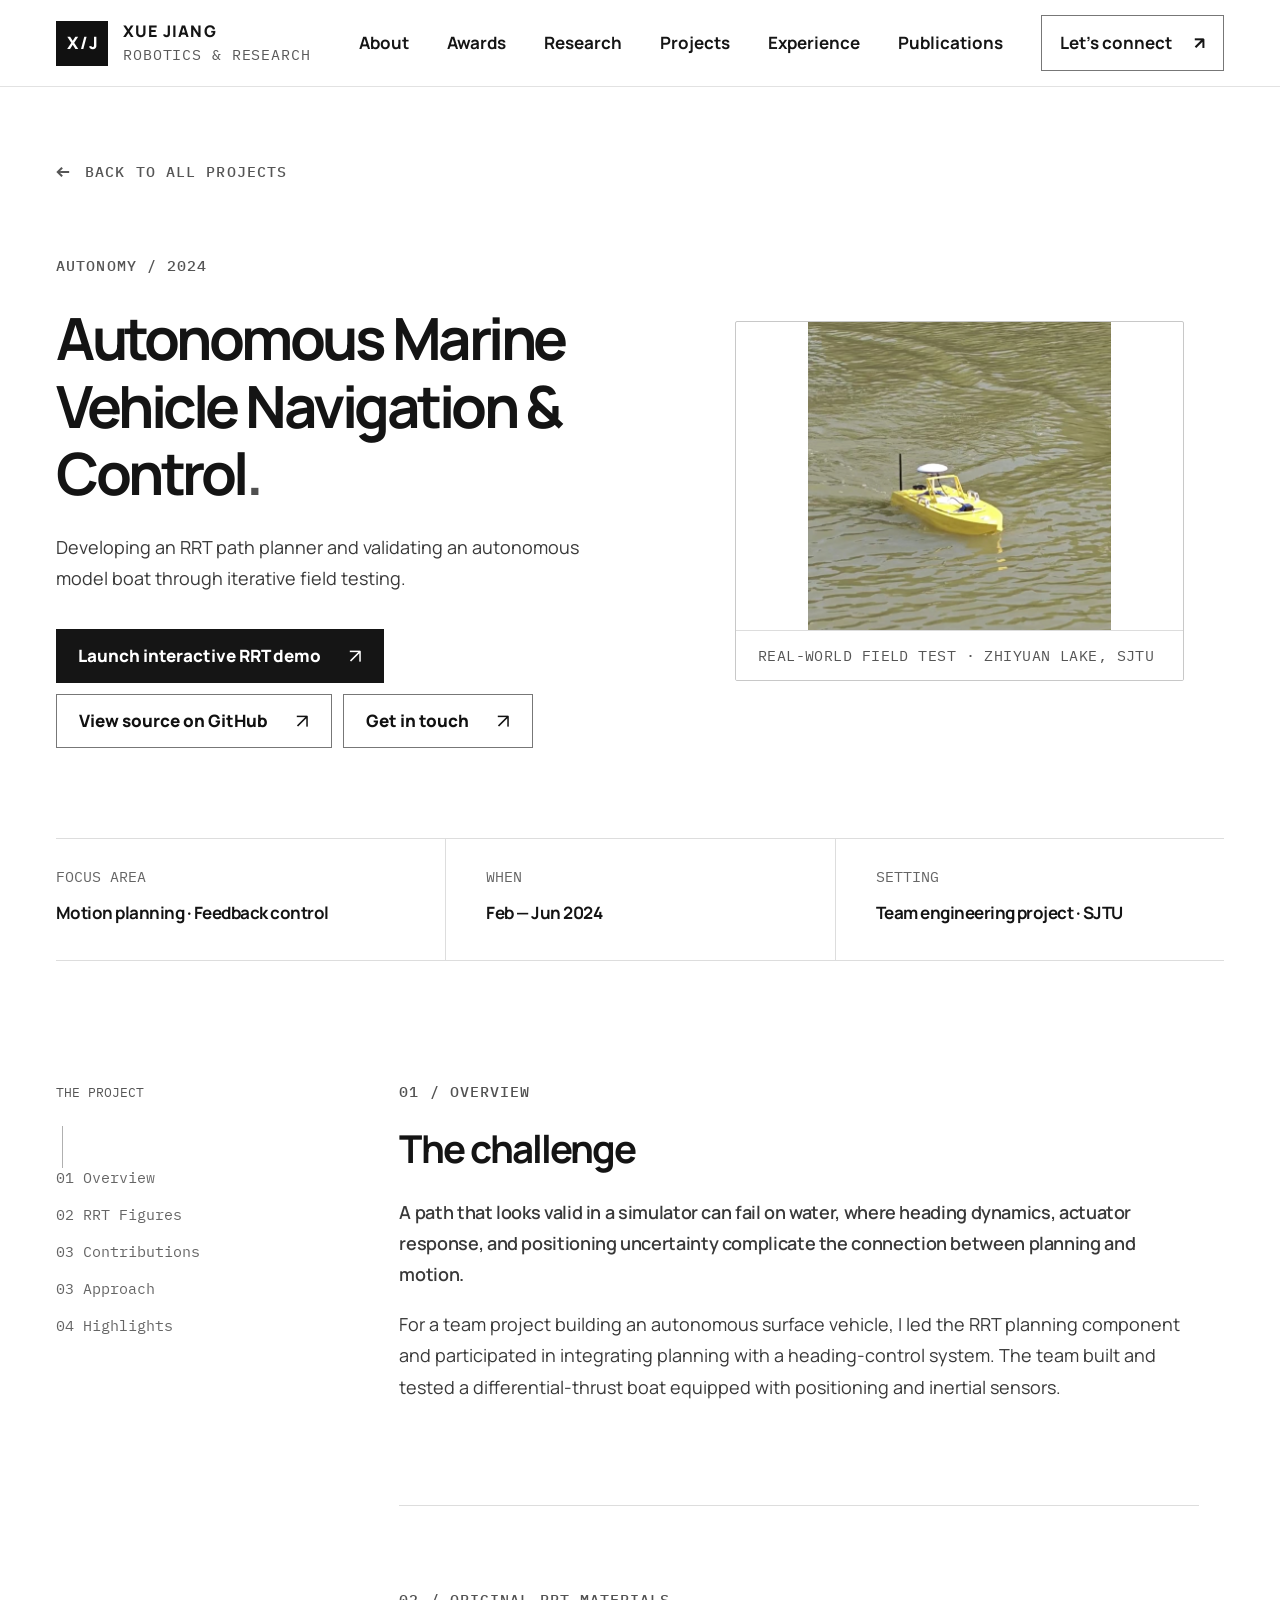
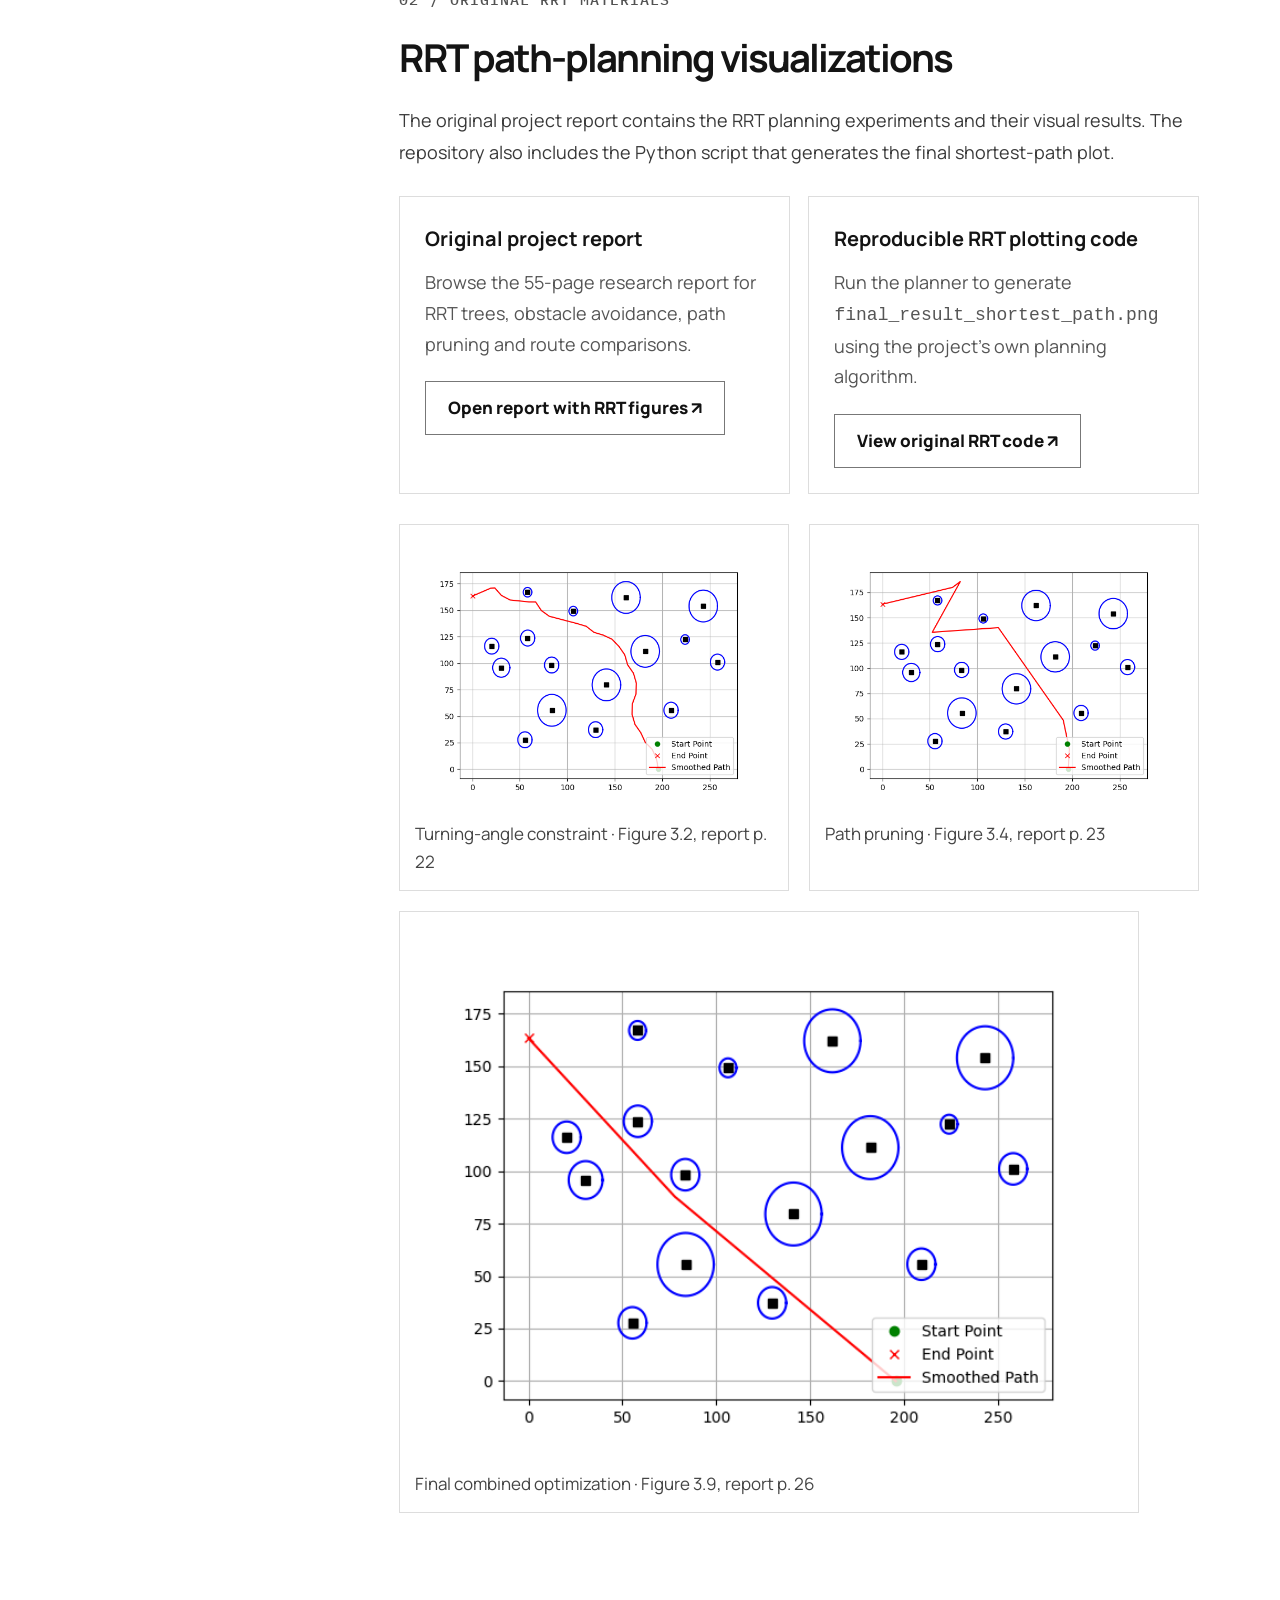
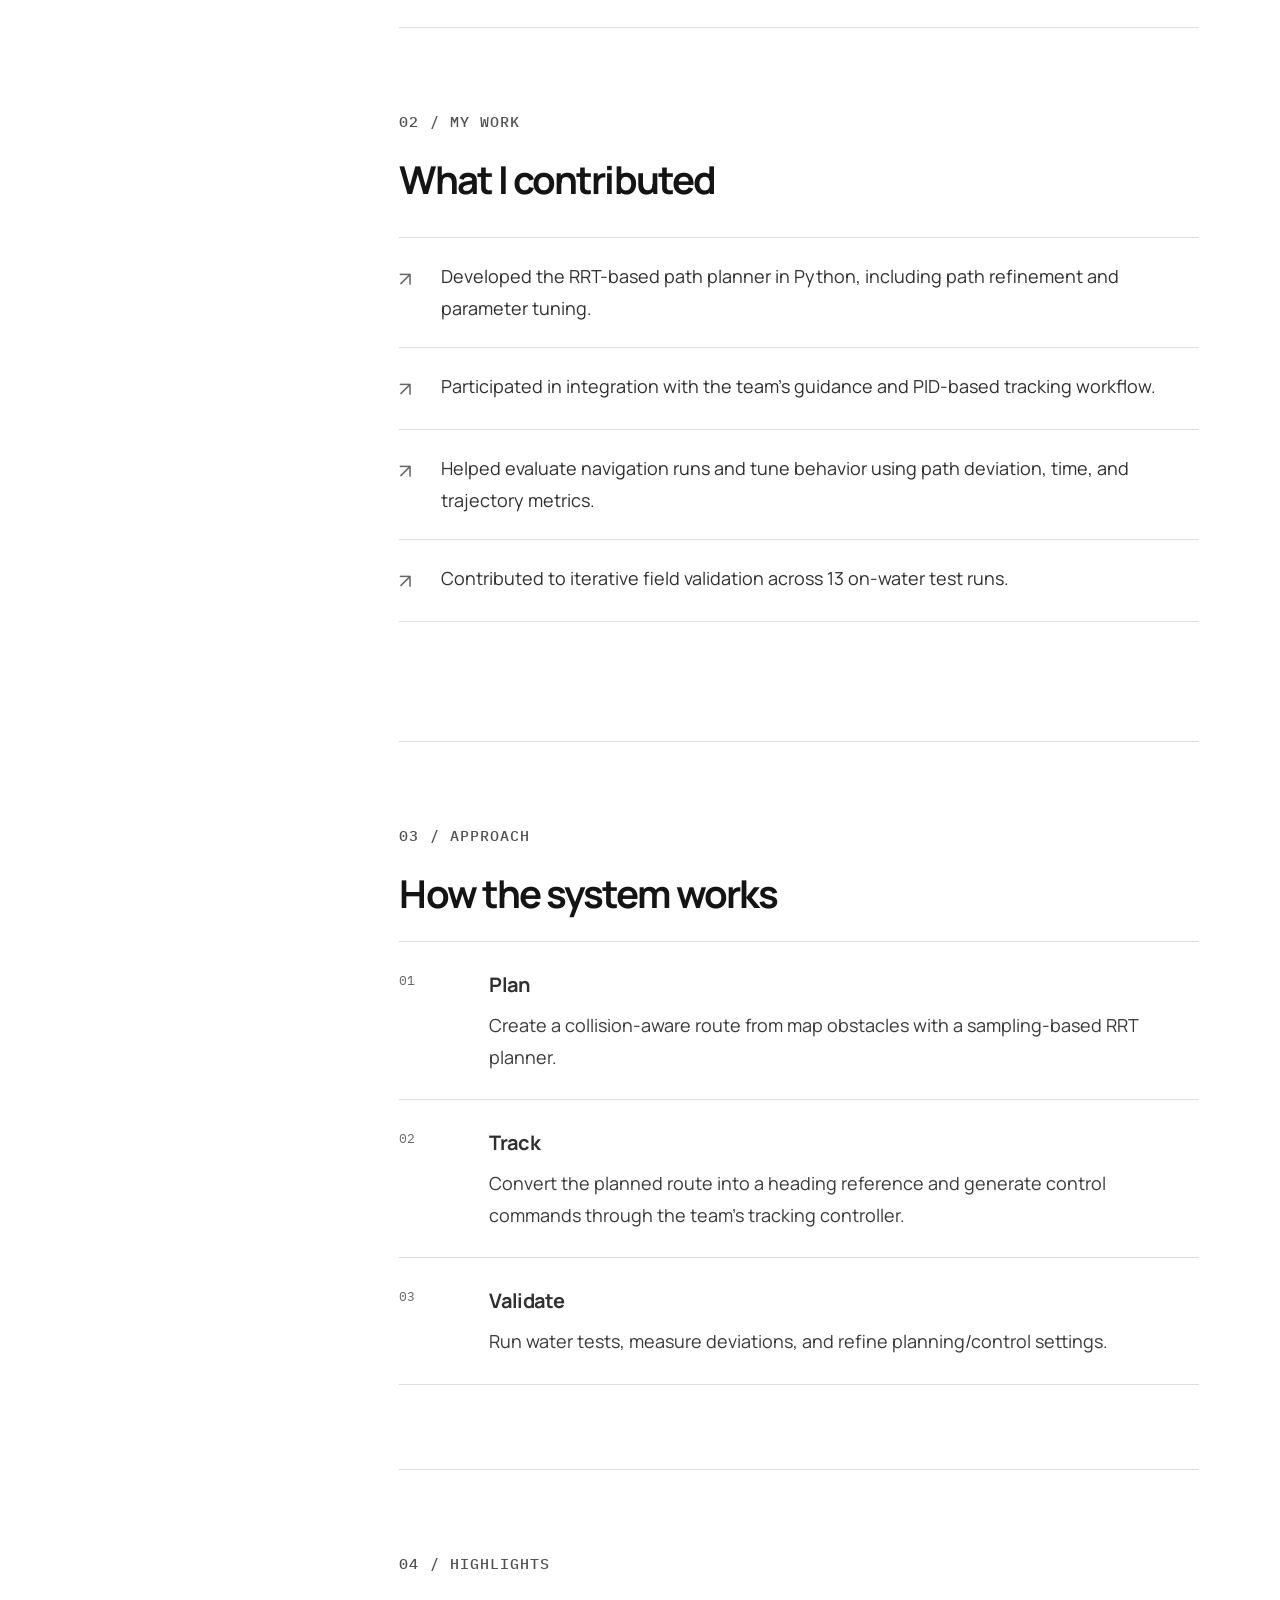
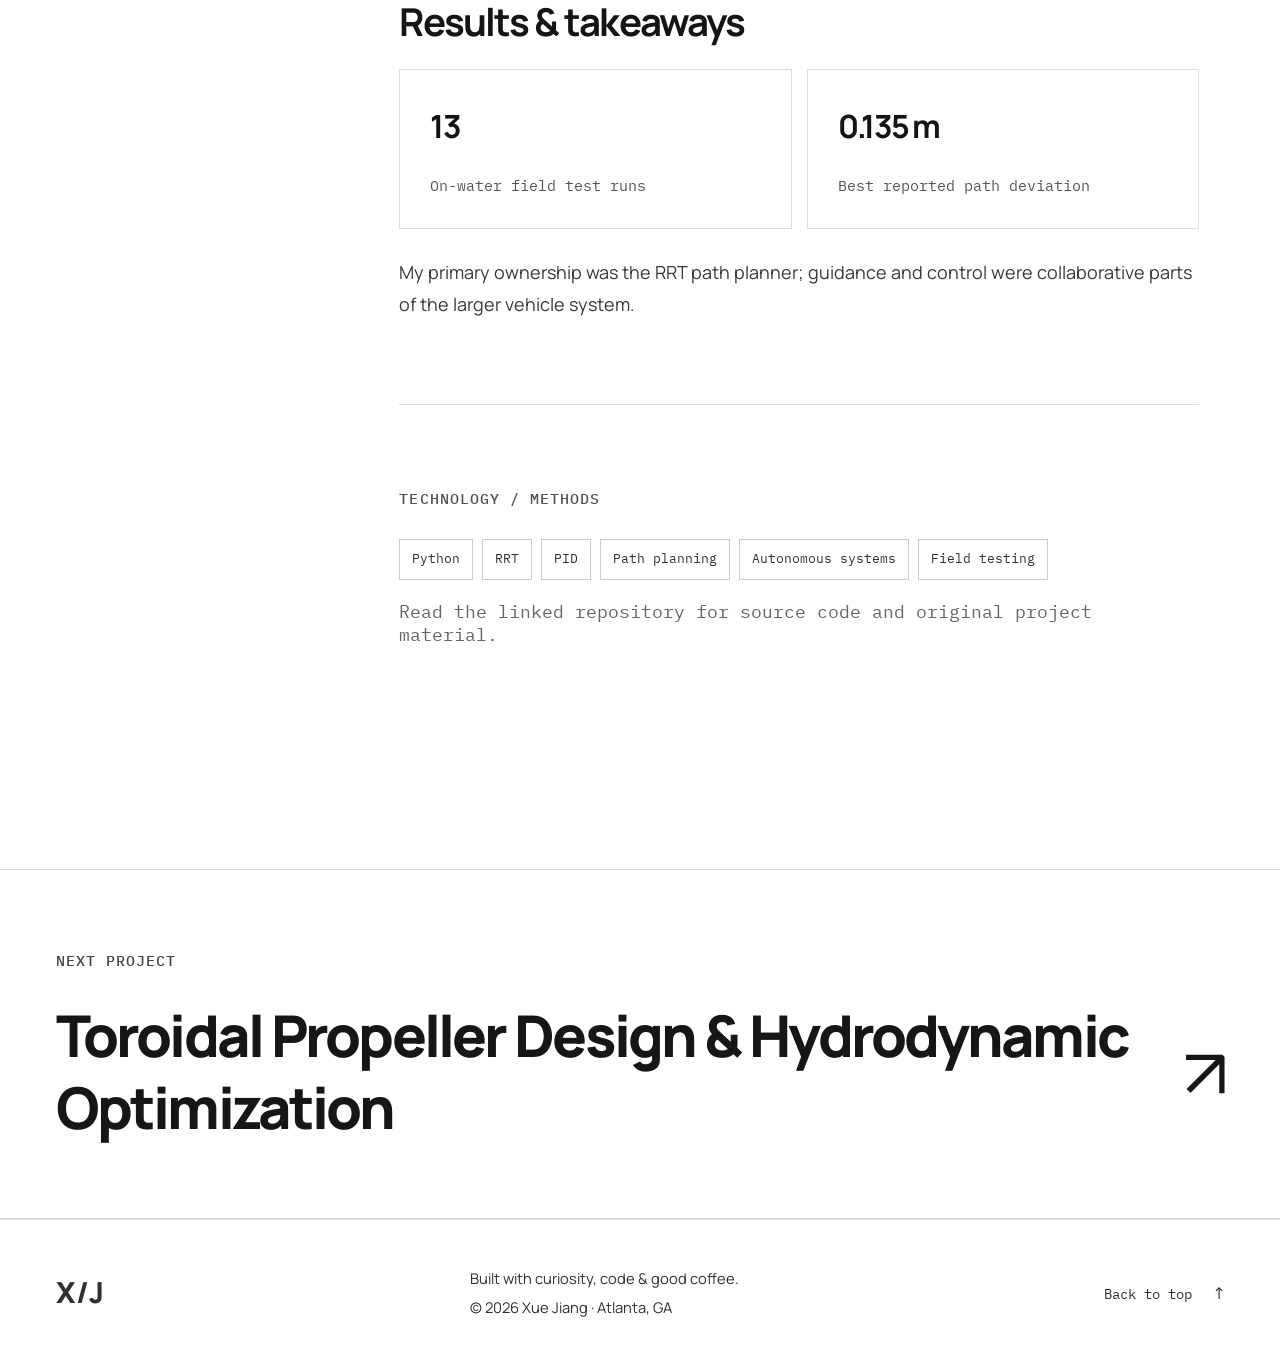
<file: projects/autonomous-marine-vehicle/index.html>
<!doctype html>
<html lang="en"><head>
<meta charset="utf-8"><meta name="viewport" content="width=device-width, initial-scale=1">
<meta name="theme-color" content="#ffffff"><meta name="color-scheme" content="light">
<title>Autonomous Marine Vehicle Navigation &amp; Control | Xue Jiang</title>
<meta name="description" content="Developing an RRT path planner and validating an autonomous model boat through iterative field testing.">
<link rel="canonical" href="https://choppa129.github.io/projects/autonomous-marine-vehicle/">
<meta property="og:type" content="website"><meta property="og:title" content="Autonomous Marine Vehicle Navigation &amp; Control | Xue Jiang"><meta property="og:description" content="Developing an RRT path planner and validating an autonomous model boat through iterative field testing."><meta property="og:url" content="https://choppa129.github.io/projects/autonomous-marine-vehicle/">
<meta name="twitter:card" content="summary">
<link rel="icon" href="../../assets/favicon.svg" type="image/svg+xml">
<link rel="preconnect" href="https://fonts.googleapis.com"><link rel="preconnect" href="https://fonts.gstatic.com" crossorigin>
<link href="https://fonts.googleapis.com/css2?family=DM+Sans:wght@400;500;600;700&family=IBM+Plex+Mono:wght@400;500;600&family=Manrope:wght@400;500;600;700;800&display=swap" rel="stylesheet">
<link rel="stylesheet" href="../../assets/style.css">
<script src="../../assets/main.js" defer></script>
</head><body><a href="#main" class="skip-link">Skip to content</a>
<header class="site-header" id="top">
  <div class="container nav-shell">
    <a class="logo" href="../../index.html" aria-label="Xue Jiang homepage"><span class="logo-mark">X<span class="logo-slash">/</span>J</span><span class="logo-label">XUE JIANG<span class="logo-detail">ROBOTICS & RESEARCH</span></span></a>
    <button class="menu-toggle" aria-label="Open navigation" aria-expanded="false" aria-controls="main-menu"><span></span><span></span></button>
    <nav class="site-nav" id="main-menu" aria-label="Main navigation">
      <a href="../../index.html#about">About</a>
      <a href="../../index.html#robomaster">Awards</a>
      <a href="../../index.html#research">Research</a>
      <a href="../../index.html#projects">Projects</a>
      <a href="../../index.html#experience">Experience</a>
      <a href="../../index.html#publications">Publications</a>
      <a class="nav-contact" href="../../index.html#contact">Let's connect <span aria-hidden="true">↗</span></a>
    </nav>
  </div>
</header>
<main id="main">
<section class="detail-hero section-pad"><div class="container"><a class="breadcrumb" href="../../index.html#projects"><span aria-hidden="true">←</span> BACK TO ALL PROJECTS</a><div class="detail-hero-grid"><div><div class="detail-label">Autonomy / 2024</div><h1>Autonomous Marine Vehicle Navigation &amp; Control<span class="period">.</span></h1><p class="detail-summary">Developing an RRT path planner and validating an autonomous model boat through iterative field testing.</p><div class="detail-buttons"><a class="btn btn-dark" href="https://choppa129.github.io/Path-Planning-and-Tracking-Control-for-an-Autonomous-Marine-Vehicle/" target="_blank" rel="noopener noreferrer">Launch interactive RRT demo <span aria-hidden="true">↗</span></a><a class="btn btn-outline" href="https://github.com/choppa129/Path-Planning-and-Tracking-Control-for-an-Autonomous-Marine-Vehicle" target="_blank" rel="noopener noreferrer">View source on GitHub <span aria-hidden="true">↗</span></a><a class="btn btn-outline" href="../../index.html#contact">Get in touch <span aria-hidden="true">↗</span></a></div></div><figure class="detail-art real-detail-photo"><img src="../../assets/Picture2.png" alt="Actual yellow autonomous surface vehicle during on-water field testing at Zhiyuan Lake" loading="eager"><figcaption class="detail-art-caption">REAL-WORLD FIELD TEST · ZHIYUAN LAKE, SJTU</figcaption></figure></div>
<div class="detail-facts"><div><span>FOCUS AREA</span><strong>Motion planning · Feedback control</strong></div><div><span>WHEN</span><strong>Feb — Jun 2024</strong></div><div><span>SETTING</span><strong>Team engineering project · SJTU</strong></div></div></div></section>
<section class="detail-content section-pad"><div class="container detail-content-grid"><aside class="detail-aside"><span>THE PROJECT</span><div class="vertical-rule"></div><nav aria-label="On this page"><a href="#overview">01 Overview</a><a href="#rrt-figures">02 RRT Figures</a><a href="#contribution">03 Contributions</a><a href="#approach">03 Approach</a><a href="#takeaways">04 Highlights</a></nav></aside><div class="article-content"><section id="overview"><span class="section-index">01 / OVERVIEW</span><h2>The challenge</h2><p class="article-lead">A path that looks valid in a simulator can fail on water, where heading dynamics, actuator response, and positioning uncertainty complicate the connection between planning and motion.</p><p>For a team project building an autonomous surface vehicle, I led the RRT planning component and participated in integrating planning with a heading-control system. The team built and tested a differential-thrust boat equipped with positioning and inertial sensors.</p></section><section id="rrt-figures"><span class="section-index">02 / ORIGINAL RRT MATERIALS</span><h2>RRT path-planning visualizations</h2><p>The original project report contains the RRT planning experiments and their visual results. The repository also includes the Python script that generates the final shortest-path plot.</p><div class="rrt-source-panel"><div><strong>Original project report</strong><p>Browse the 55-page research report for RRT trees, obstacle avoidance, path pruning and route comparisons.</p><a class="btn btn-outline" href="https://github.com/choppa129/Path-Planning-and-Tracking-Control-for-an-Autonomous-Marine-Vehicle/blob/main/docs/Yesterday_Ark_report.pdf" target="_blank" rel="noopener noreferrer">Open report with RRT figures ↗</a></div><div><strong>Reproducible RRT plotting code</strong><p>Run the planner to generate <code>final_result_shortest_path.png</code> using the project's own planning algorithm.</p><a class="btn btn-outline" href="https://github.com/choppa129/Path-Planning-and-Tracking-Control-for-an-Autonomous-Marine-Vehicle/blob/main/code/planning/rrt_planner.py" target="_blank" rel="noopener noreferrer">View original RRT code ↗</a></div></div><div class="rrt-original-grid">
<figure><img src="../../assets/rrt_turning_angle_constraint.png" alt="RRT turning-angle constraint result, Figure 3.2" loading="lazy"><figcaption>Turning-angle constraint · Figure 3.2, report p. 22</figcaption></figure>
<figure><img src="../../assets/rrt_path_pruning.png" alt="RRT path-pruning result, Figure 3.4" loading="lazy"><figcaption>Path pruning · Figure 3.4, report p. 23</figcaption></figure>
<figure><img src="../../assets/rrt_final_combined_optimization.png" alt="RRT final combined optimization, Figure 3.9" loading="lazy"><figcaption>Final combined optimization · Figure 3.9, report p. 26</figcaption></figure>
</div></section><section id="contribution"><span class="section-index">02 / MY WORK</span><h2>What I contributed</h2><ul class="contributions"><li><span class="li-arrow" aria-hidden="true">↗</span><span>Developed the RRT-based path planner in Python, including path refinement and parameter tuning.</span></li><li><span class="li-arrow" aria-hidden="true">↗</span><span>Participated in integration with the team&#x27;s guidance and PID-based tracking workflow.</span></li><li><span class="li-arrow" aria-hidden="true">↗</span><span>Helped evaluate navigation runs and tune behavior using path deviation, time, and trajectory metrics.</span></li><li><span class="li-arrow" aria-hidden="true">↗</span><span>Contributed to iterative field validation across 13 on-water test runs.</span></li></ul></section><section id="approach"><span class="section-index">03 / APPROACH</span><h2>How the system works</h2><div class="workflow"><div class="workflow-step"><span class="step-no">01</span><div><h3>Plan</h3><p>Create a collision-aware route from map obstacles with a sampling-based RRT planner.</p></div></div><div class="workflow-step"><span class="step-no">02</span><div><h3>Track</h3><p>Convert the planned route into a heading reference and generate control commands through the team&#x27;s tracking controller.</p></div></div><div class="workflow-step"><span class="step-no">03</span><div><h3>Validate</h3><p>Run water tests, measure deviations, and refine planning/control settings.</p></div></div></div></section><section id="takeaways"><span class="section-index">04 / HIGHLIGHTS</span><h2>Results & takeaways</h2><div class="highlight-grid"><div class="highlight"><strong>13</strong><span>On-water field test runs</span></div><div class="highlight"><strong>0.135 m</strong><span>Best reported path deviation</span></div></div><p class="article-note">My primary ownership was the RRT path planner; guidance and control were collaborative parts of the larger vehicle system.</p></section><div class="detail-tools"><span class="section-index">TECHNOLOGY / METHODS</span><div class="about-tags"><span>Python</span><span>RRT</span><span>PID</span><span>Path planning</span><span>Autonomous systems</span><span>Field testing</span></div><p class="diagram-note">Read the linked repository for source code and original project material.</p></div></div></div></section>
<section class="next-project"><div class="container"><span class="section-index light">NEXT PROJECT</span><a href="../toroidal-propeller/"><span>Toroidal Propeller Design &amp; Hydrodynamic Optimization</span><span class="next-arrow" aria-hidden="true">↗</span></a></div></section></main>
<footer class="site-footer"><div class="container footer-inner"><a class="footer-monogram" href="../../index.html">X/J</a><p>Built with curiosity, code & good coffee.<br><span>© 2026 Xue Jiang · Atlanta, GA</span></p><a href="../../index.html#top">Back to top <span aria-hidden="true">↑</span></a></div></footer>
</body></html>
</file>
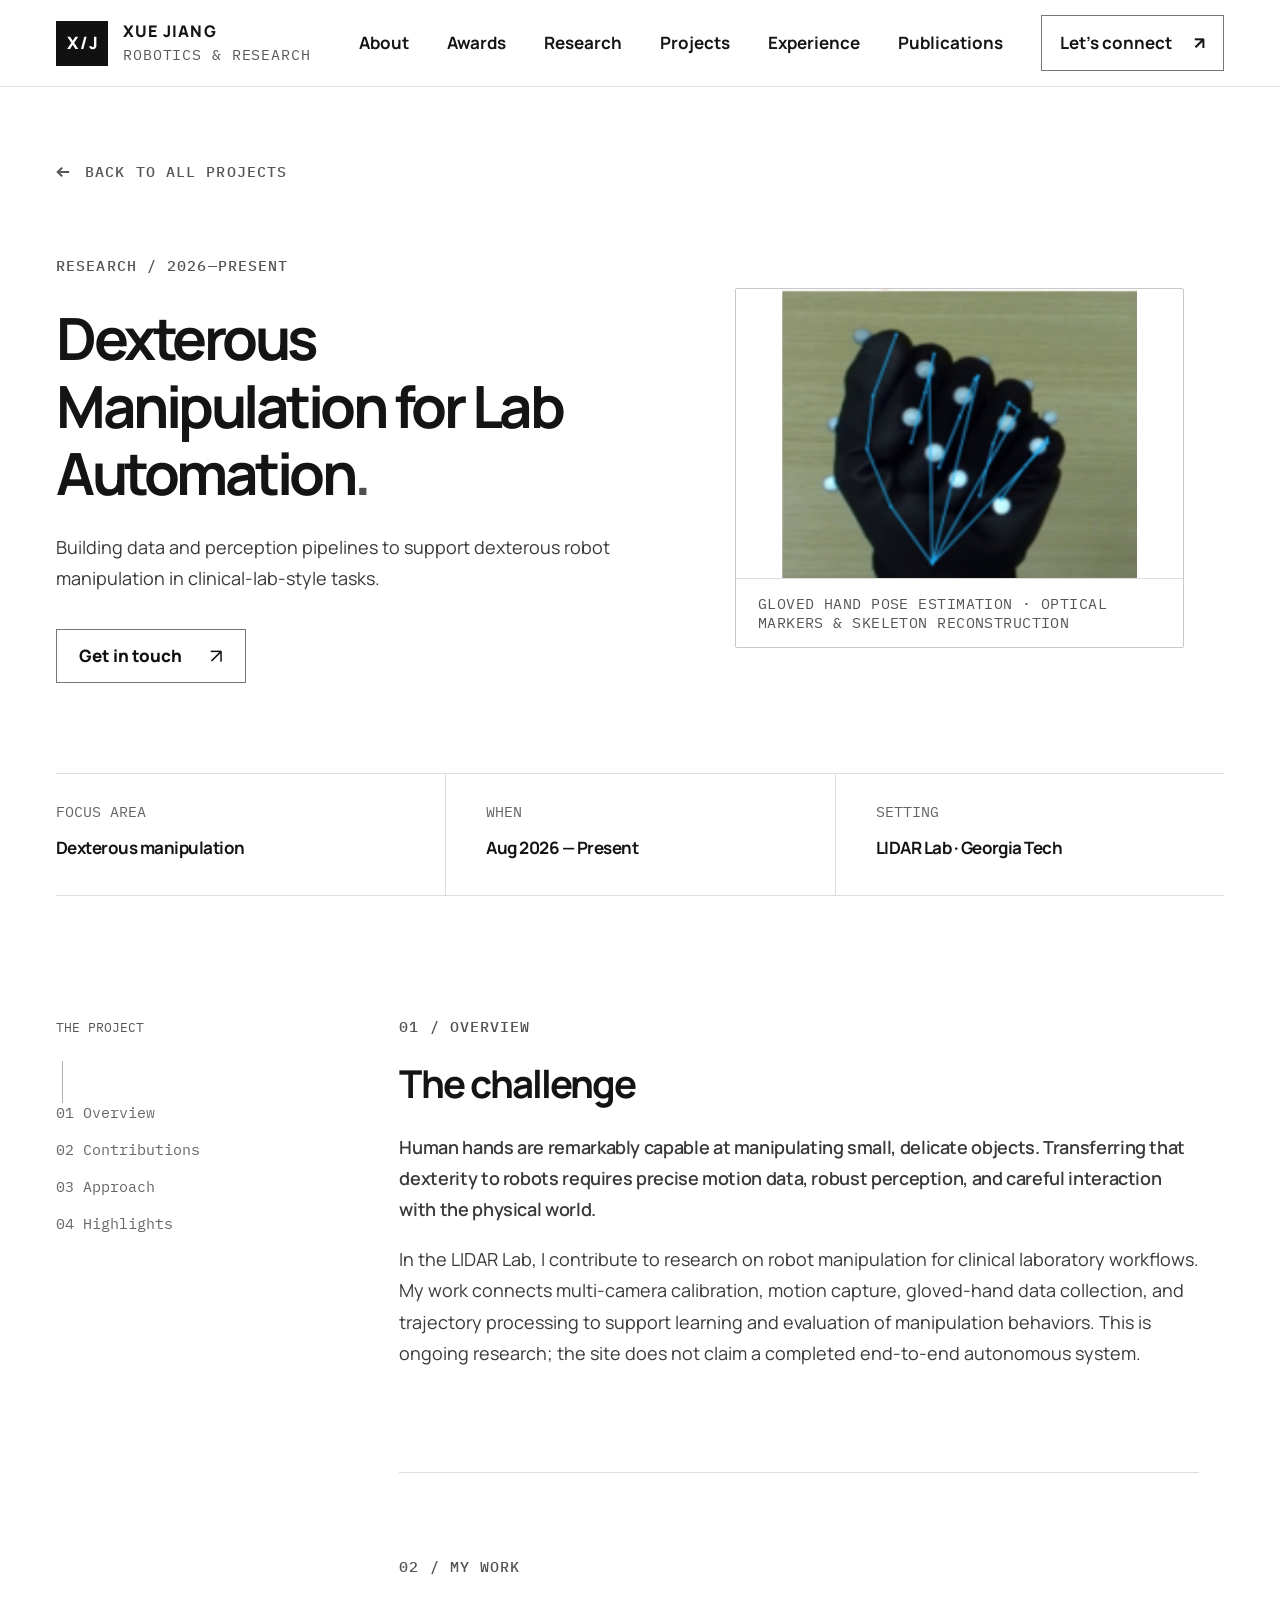
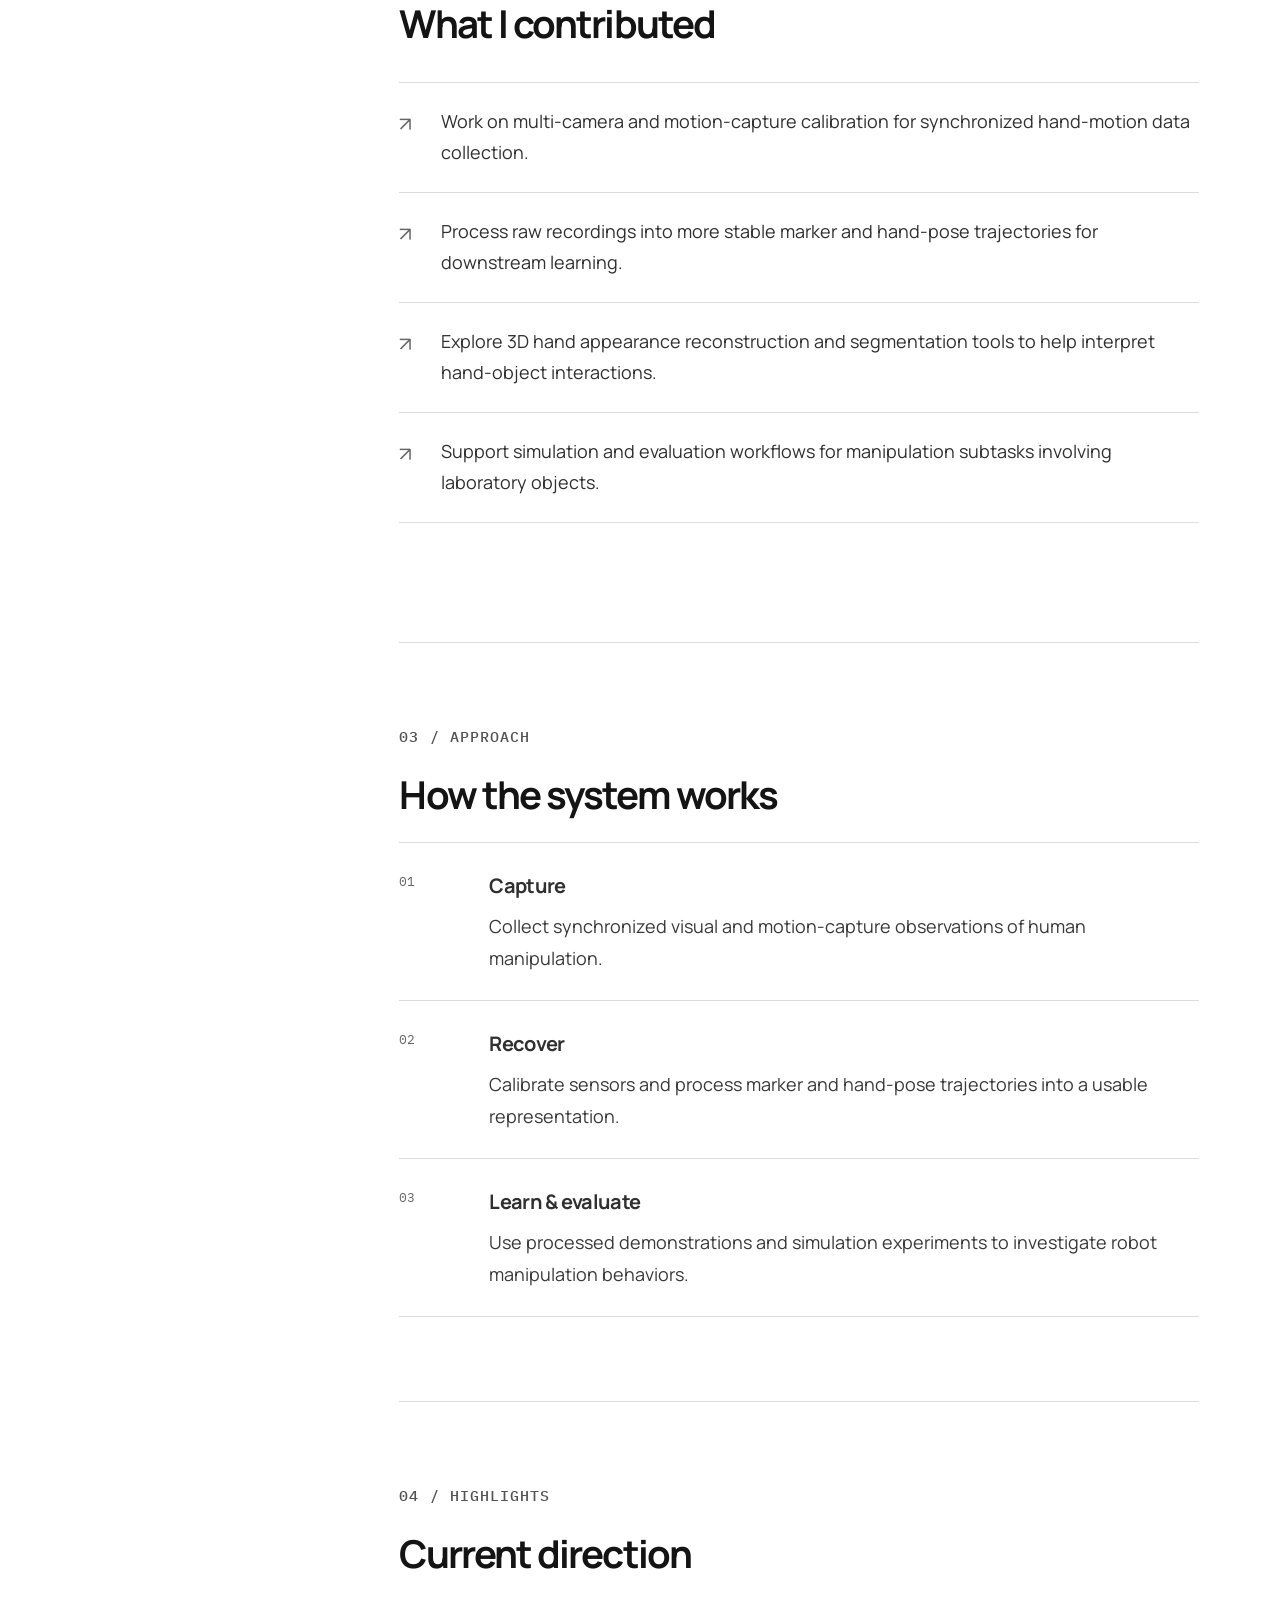
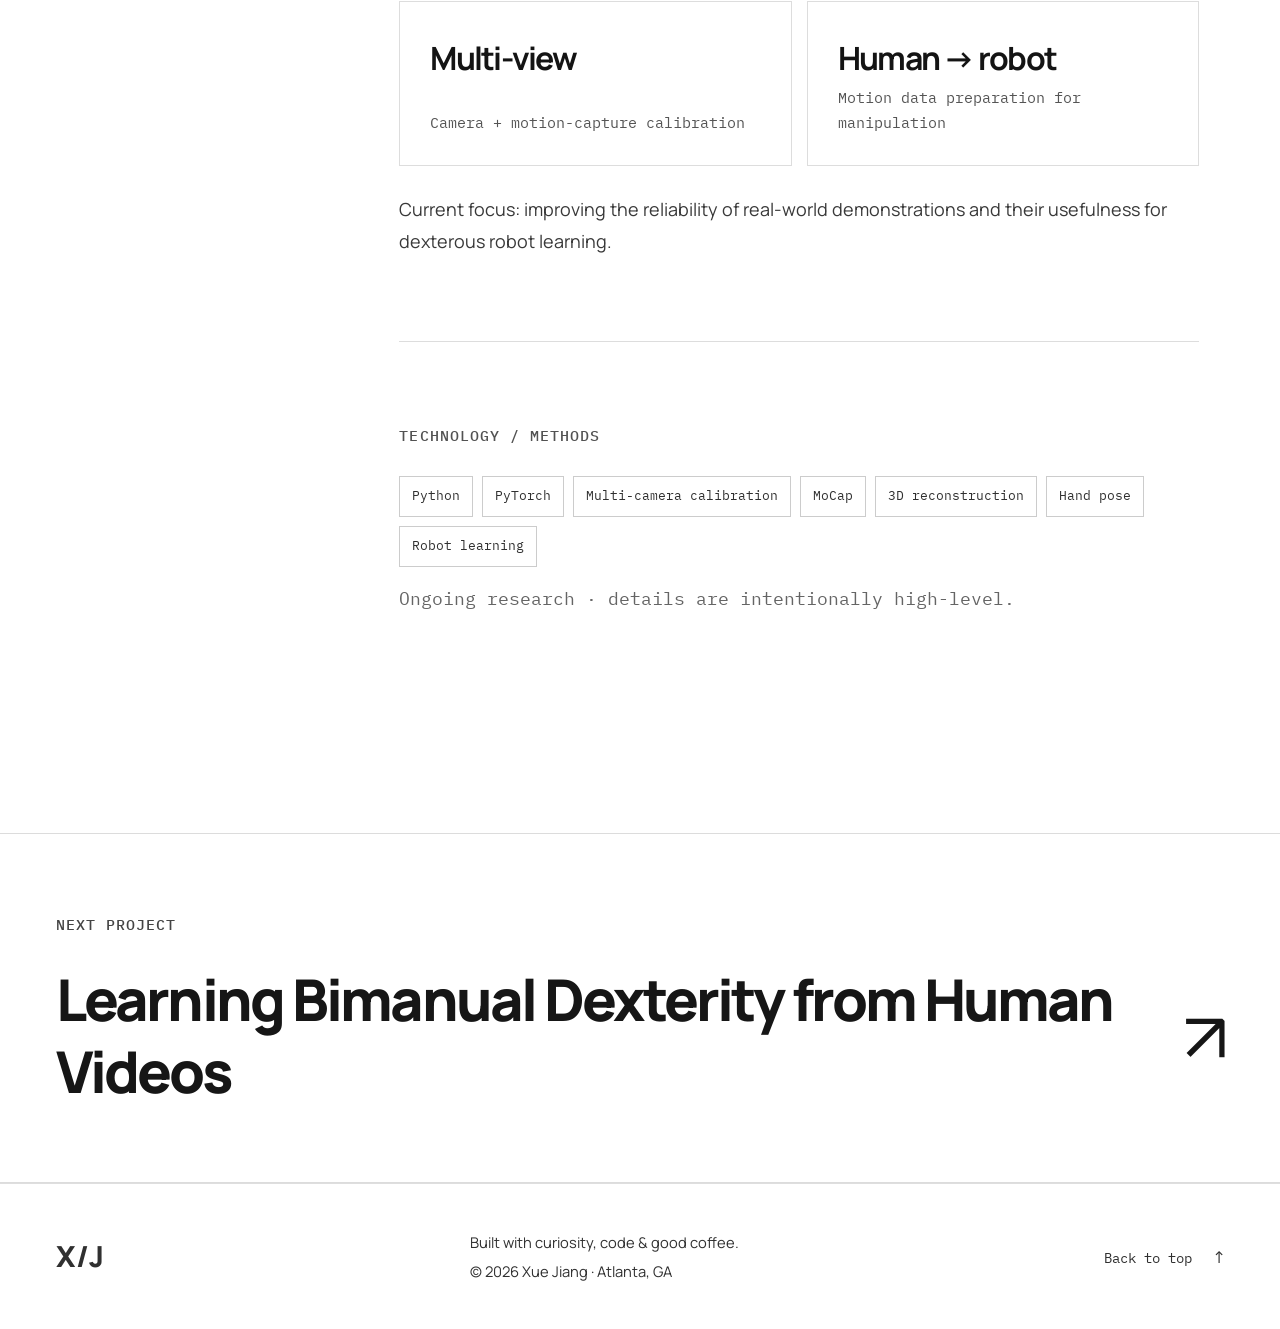
<file: projects/dexterous-manipulation/index.html>
<!doctype html>
<html lang="en"><head>
<meta charset="utf-8"><meta name="viewport" content="width=device-width, initial-scale=1">
<meta name="theme-color" content="#ffffff"><meta name="color-scheme" content="light">
<title>Dexterous Manipulation for Lab Automation | Xue Jiang</title>
<meta name="description" content="Building data and perception pipelines to support dexterous robot manipulation in clinical-lab-style tasks.">
<link rel="canonical" href="https://choppa129.github.io/projects/dexterous-manipulation/">
<meta property="og:type" content="website"><meta property="og:title" content="Dexterous Manipulation for Lab Automation | Xue Jiang"><meta property="og:description" content="Building data and perception pipelines to support dexterous robot manipulation in clinical-lab-style tasks."><meta property="og:url" content="https://choppa129.github.io/projects/dexterous-manipulation/">
<meta name="twitter:card" content="summary">
<link rel="icon" href="../../assets/favicon.svg" type="image/svg+xml">
<link rel="preconnect" href="https://fonts.googleapis.com"><link rel="preconnect" href="https://fonts.gstatic.com" crossorigin>
<link href="https://fonts.googleapis.com/css2?family=DM+Sans:wght@400;500;600;700&family=IBM+Plex+Mono:wght@400;500;600&family=Manrope:wght@400;500;600;700;800&display=swap" rel="stylesheet">
<link rel="stylesheet" href="../../assets/style.css">
<script src="../../assets/main.js" defer></script>
</head><body><a href="#main" class="skip-link">Skip to content</a>
<header class="site-header" id="top">
  <div class="container nav-shell">
    <a class="logo" href="../../index.html" aria-label="Xue Jiang homepage"><span class="logo-mark">X<span class="logo-slash">/</span>J</span><span class="logo-label">XUE JIANG<span class="logo-detail">ROBOTICS & RESEARCH</span></span></a>
    <button class="menu-toggle" aria-label="Open navigation" aria-expanded="false" aria-controls="main-menu"><span></span><span></span></button>
    <nav class="site-nav" id="main-menu" aria-label="Main navigation">
      <a href="../../index.html#about">About</a>
      <a href="../../index.html#robomaster">Awards</a>
      <a href="../../index.html#research">Research</a>
      <a href="../../index.html#projects">Projects</a>
      <a href="../../index.html#experience">Experience</a>
      <a href="../../index.html#publications">Publications</a>
      <a class="nav-contact" href="../../index.html#contact">Let's connect <span aria-hidden="true">↗</span></a>
    </nav>
  </div>
</header>
<main id="main">
<section class="detail-hero section-pad"><div class="container"><a class="breadcrumb" href="../../index.html#projects"><span aria-hidden="true">←</span> BACK TO ALL PROJECTS</a><div class="detail-hero-grid"><div><div class="detail-label">Research / 2026—Present</div><h1>Dexterous Manipulation for Lab Automation<span class="period">.</span></h1><p class="detail-summary">Building data and perception pipelines to support dexterous robot manipulation in clinical-lab-style tasks.</p><div class="detail-buttons"><a class="btn btn-outline" href="../../index.html#contact">Get in touch <span aria-hidden="true">↗</span></a></div></div><figure class="detail-art real-detail-photo"><img src="../../assets/gloved-hand-pose.png" alt="Gloved hand with optical markers and overlaid hand pose skeleton reconstruction" loading="eager"><figcaption class="detail-art-caption">GLOVED HAND POSE ESTIMATION · OPTICAL MARKERS &amp; SKELETON RECONSTRUCTION</figcaption></figure></div>
<div class="detail-facts"><div><span>FOCUS AREA</span><strong>Dexterous manipulation</strong></div><div><span>WHEN</span><strong>Aug 2026 — Present</strong></div><div><span>SETTING</span><strong>LIDAR Lab · Georgia Tech</strong></div></div></div></section>
<section class="detail-content section-pad"><div class="container detail-content-grid"><aside class="detail-aside"><span>THE PROJECT</span><div class="vertical-rule"></div><nav aria-label="On this page"><a href="#overview">01 Overview</a><a href="#contribution">02 Contributions</a><a href="#approach">03 Approach</a><a href="#takeaways">04 Highlights</a></nav></aside><div class="article-content"><section id="overview"><span class="section-index">01 / OVERVIEW</span><h2>The challenge</h2><p class="article-lead">Human hands are remarkably capable at manipulating small, delicate objects. Transferring that dexterity to robots requires precise motion data, robust perception, and careful interaction with the physical world.</p><p>In the LIDAR Lab, I contribute to research on robot manipulation for clinical laboratory workflows. My work connects multi-camera calibration, motion capture, gloved-hand data collection, and trajectory processing to support learning and evaluation of manipulation behaviors. This is ongoing research; the site does not claim a completed end-to-end autonomous system.</p></section><section id="contribution"><span class="section-index">02 / MY WORK</span><h2>What I contributed</h2><ul class="contributions"><li><span class="li-arrow" aria-hidden="true">↗</span><span>Work on multi-camera and motion-capture calibration for synchronized hand-motion data collection.</span></li><li><span class="li-arrow" aria-hidden="true">↗</span><span>Process raw recordings into more stable marker and hand-pose trajectories for downstream learning.</span></li><li><span class="li-arrow" aria-hidden="true">↗</span><span>Explore 3D hand appearance reconstruction and segmentation tools to help interpret hand-object interactions.</span></li><li><span class="li-arrow" aria-hidden="true">↗</span><span>Support simulation and evaluation workflows for manipulation subtasks involving laboratory objects.</span></li></ul></section><section id="approach"><span class="section-index">03 / APPROACH</span><h2>How the system works</h2><div class="workflow"><div class="workflow-step"><span class="step-no">01</span><div><h3>Capture</h3><p>Collect synchronized visual and motion-capture observations of human manipulation.</p></div></div><div class="workflow-step"><span class="step-no">02</span><div><h3>Recover</h3><p>Calibrate sensors and process marker and hand-pose trajectories into a usable representation.</p></div></div><div class="workflow-step"><span class="step-no">03</span><div><h3>Learn &amp; evaluate</h3><p>Use processed demonstrations and simulation experiments to investigate robot manipulation behaviors.</p></div></div></div></section><section id="takeaways"><span class="section-index">04 / HIGHLIGHTS</span><h2>Current direction</h2><div class="highlight-grid"><div class="highlight"><strong>Multi-view</strong><span>Camera + motion-capture calibration</span></div><div class="highlight"><strong>Human → robot</strong><span>Motion data preparation for manipulation</span></div></div><p class="article-note">Current focus: improving the reliability of real-world demonstrations and their usefulness for dexterous robot learning.</p></section><div class="detail-tools"><span class="section-index">TECHNOLOGY / METHODS</span><div class="about-tags"><span>Python</span><span>PyTorch</span><span>Multi-camera calibration</span><span>MoCap</span><span>3D reconstruction</span><span>Hand pose</span><span>Robot learning</span></div><p class="diagram-note">Ongoing research · details are intentionally high-level.</p></div></div></div></section>
<section class="next-project"><div class="container"><span class="section-index light">NEXT PROJECT</span><a href="../video-to-simulation/"><span>Learning Bimanual Dexterity from Human Videos</span><span class="next-arrow" aria-hidden="true">↗</span></a></div></section></main>
<footer class="site-footer"><div class="container footer-inner"><a class="footer-monogram" href="../../index.html">X/J</a><p>Built with curiosity, code & good coffee.<br><span>© 2026 Xue Jiang · Atlanta, GA</span></p><a href="../../index.html#top">Back to top <span aria-hidden="true">↑</span></a></div></footer>
</body></html>
</file>
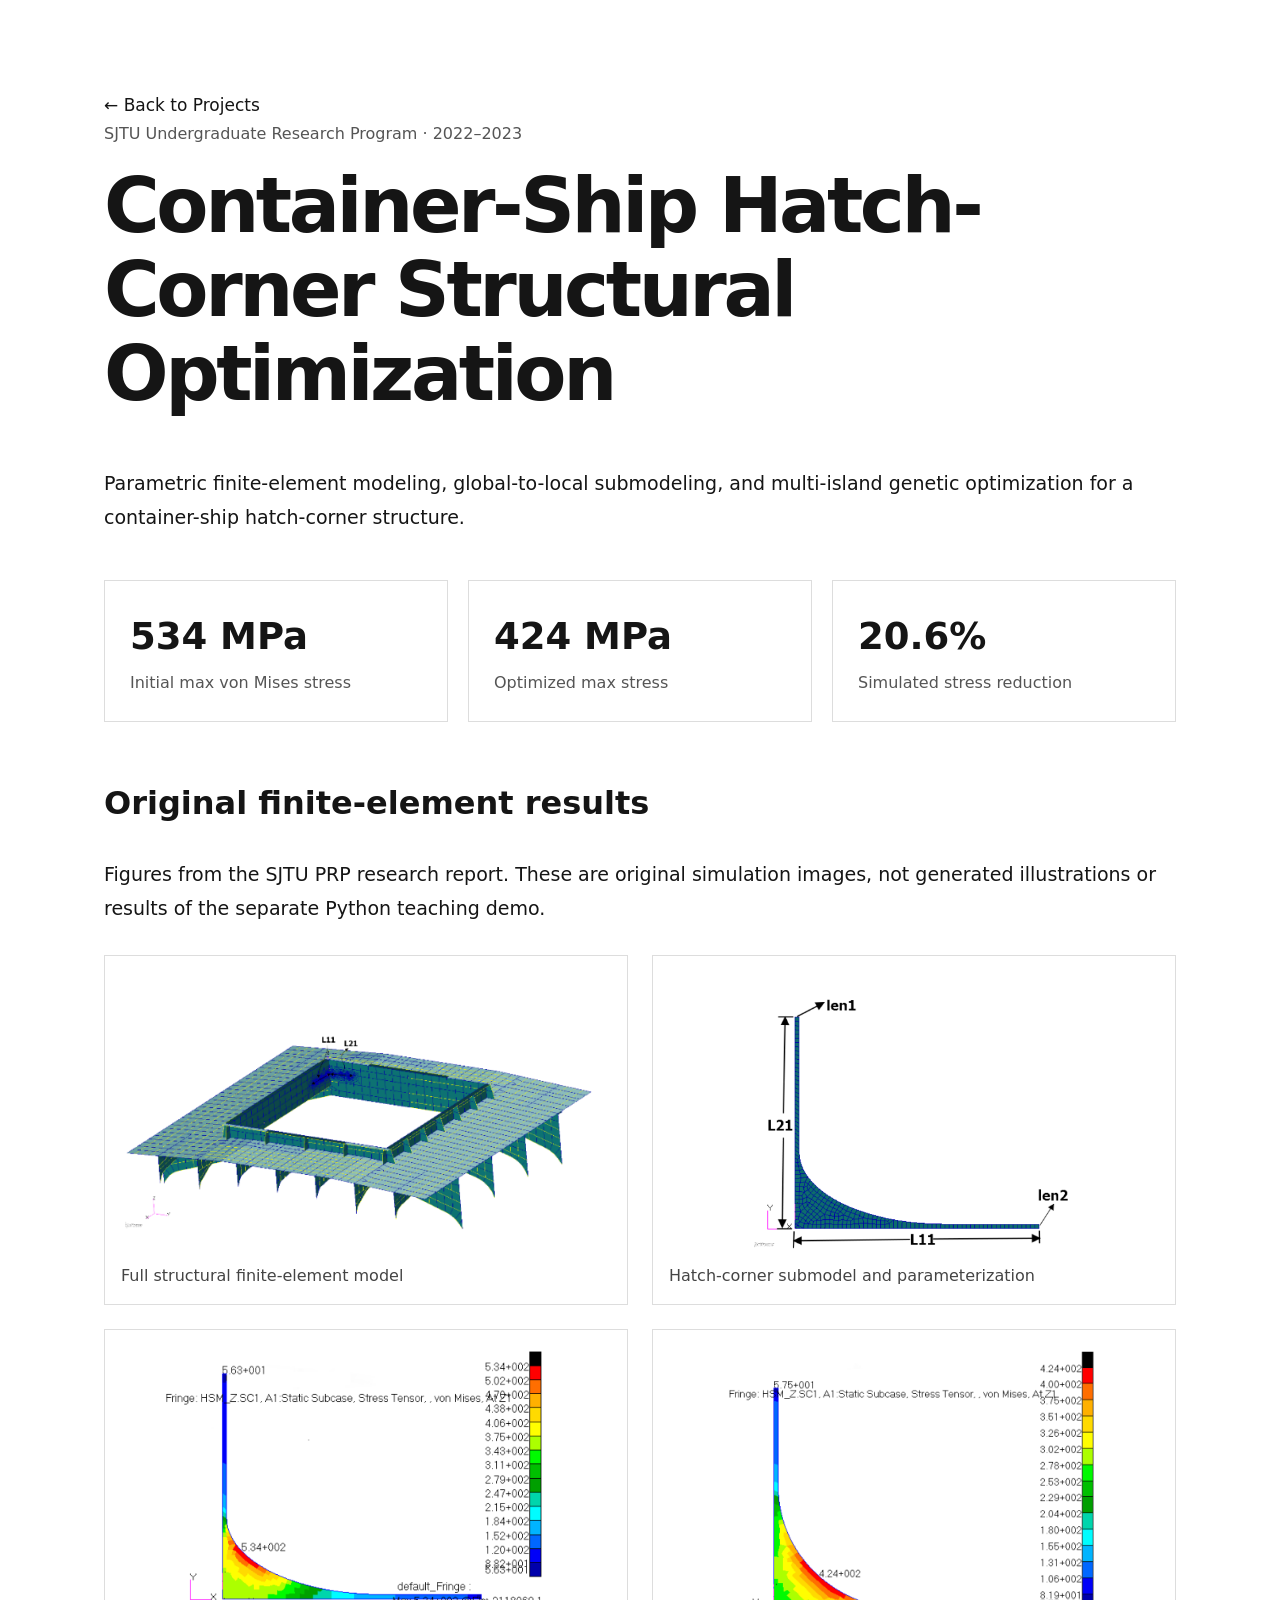
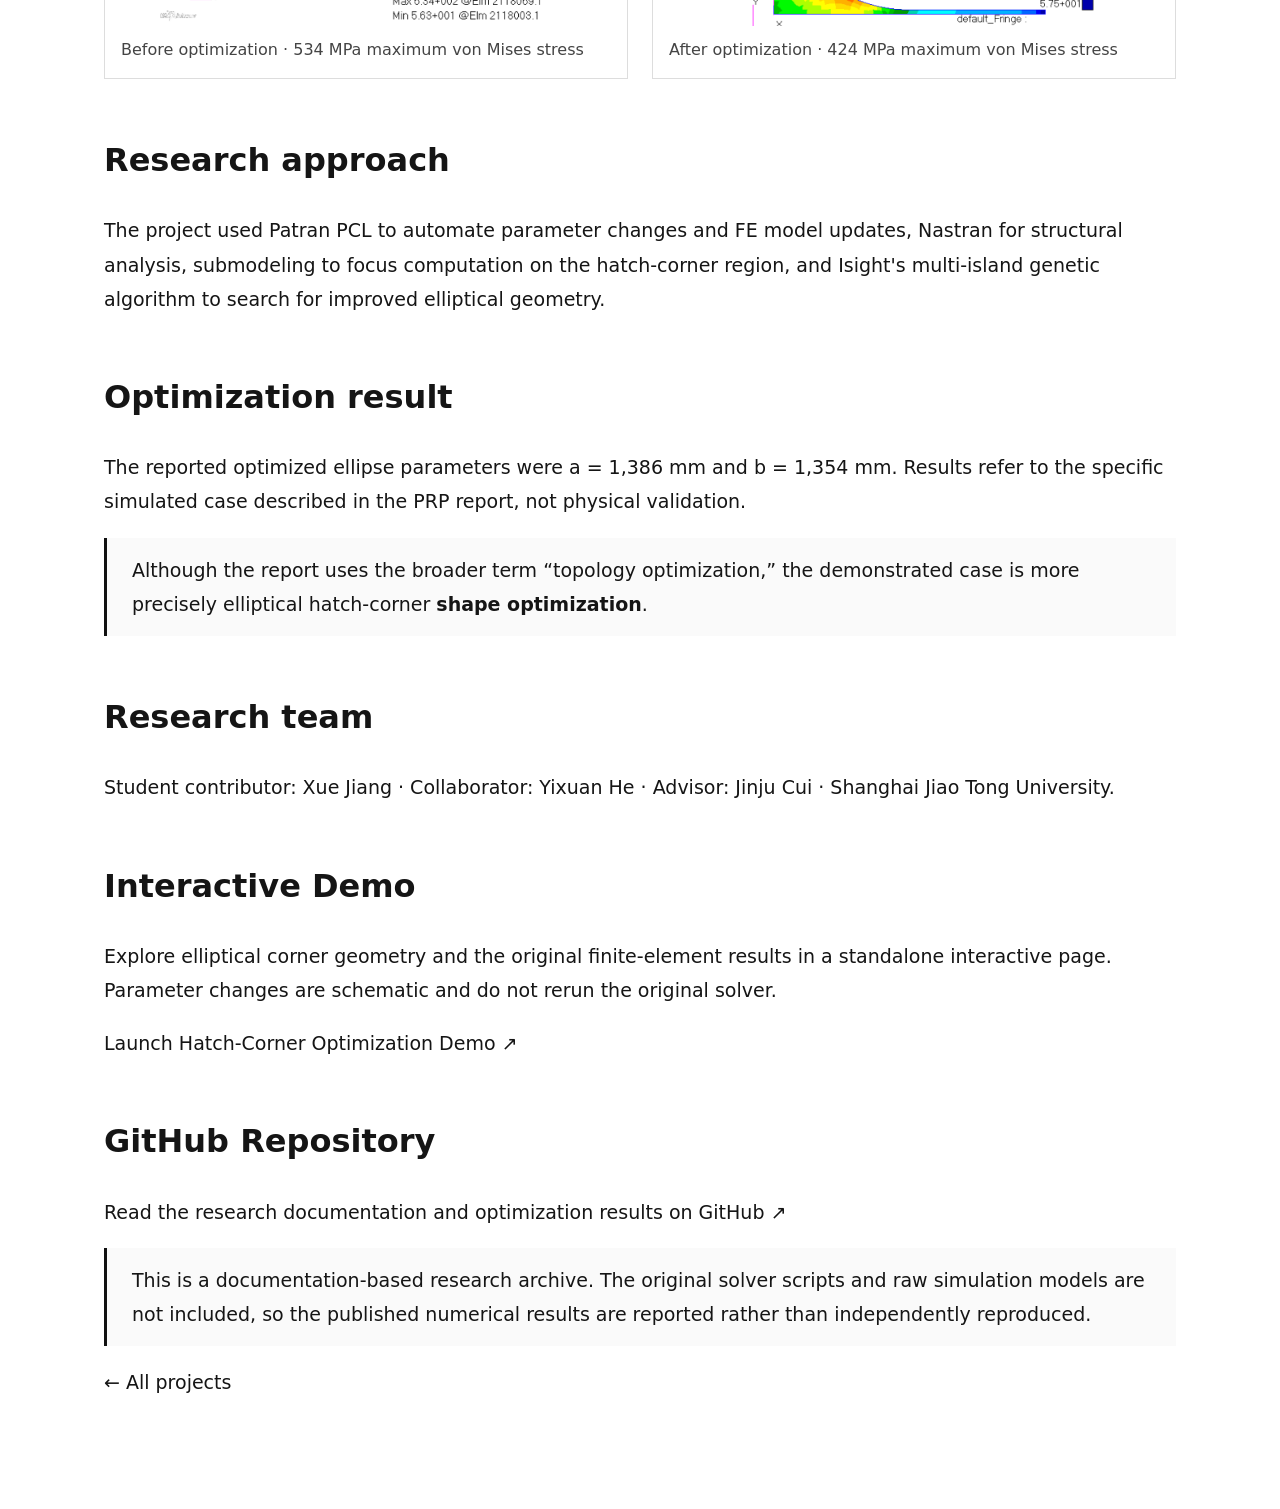
<file: projects/hatch-corner-optimization/index.html>
<!doctype html><html lang="en"><head><meta charset="utf-8"><meta name="viewport" content="width=device-width, initial-scale=1"><meta name="theme-color" content="#ffffff"><title>Hatch-Corner Structural Optimization | Xue Jiang</title><meta name="description" content="SJTU PRP research: parametric ship structural FE modeling, submodeling and multi-island genetic optimization."><link rel="stylesheet" href="../../assets/style.css"><style>body{background:#fff;color:#151515}main{max-width:1120px;margin:auto;padding:90px 24px}h1{font-size:clamp(42px,6vw,76px);line-height:1.1;letter-spacing:-.045em}h2{font-size:32px;margin-top:55px}p,li{font-size:19px;line-height:1.8}a{color:inherit}.back{font-size:17px}.metrics{display:grid;grid-template-columns:repeat(3,1fr);gap:20px;margin:45px 0}.metrics div{border:1px solid #ddd;padding:25px}.metrics strong{display:block;font-size:37px}.metrics span{font-size:16px;color:#555}.note{border-left:3px solid #111;padding:15px 25px;background:#fafafa}.source{font-size:16px;color:#555}@media(max-width:650px){.metrics{grid-template-columns:1fr}main{padding-top:50px}}.fea-gallery{display:grid;grid-template-columns:repeat(2,minmax(0,1fr));gap:24px;margin:30px 0}.fea-gallery figure{margin:0;border:1px solid #ddd;padding:16px;background:white}.fea-gallery img{width:100%;height:280px;object-fit:contain}.fea-gallery figcaption{font-size:16px;line-height:1.5;margin-top:12px;color:#444}@media(max-width:650px){.fea-gallery{grid-template-columns:1fr}.fea-gallery img{height:auto}}</style></head><body><main><a class="back" href="../../index.html#projects">← Back to Projects</a><p class="source">SJTU Undergraduate Research Program · 2022–2023</p><h1>Container-Ship Hatch-Corner Structural Optimization</h1><p>Parametric finite-element modeling, global-to-local submodeling, and multi-island genetic optimization for a container-ship hatch-corner structure.</p><div class="metrics"><div><strong>534 MPa</strong><span>Initial max von Mises stress</span></div><div><strong>424 MPa</strong><span>Optimized max stress</span></div><div><strong>20.6%</strong><span>Simulated stress reduction</span></div></div><h2>Original finite-element results</h2><p>Figures from the SJTU PRP research report. These are original simulation images, not generated illustrations or results of the separate Python teaching demo.</p><div class="fea-gallery"><figure><img src="../../assets/FEA原始完整结构图.png" alt="Original finite element model of the container ship deck and hatch opening" loading="lazy"><figcaption>Full structural finite-element model</figcaption></figure><figure><img src="../../assets/fea局部结构.png" alt="Parameterized local hatch-corner submodel mesh and geometric dimensions" loading="lazy"><figcaption>Hatch-corner submodel and parameterization</figcaption></figure><figure><img src="../../assets/优化前.png" alt="Original von Mises stress field before hatch-corner optimization" loading="lazy"><figcaption>Before optimization · 534 MPa maximum von Mises stress</figcaption></figure><figure><img src="../../assets/优化后.png" alt="Original von Mises stress field after hatch-corner optimization" loading="lazy"><figcaption>After optimization · 424 MPa maximum von Mises stress</figcaption></figure></div><h2>Research approach</h2><p>The project used Patran PCL to automate parameter changes and FE model updates, Nastran for structural analysis, submodeling to focus computation on the hatch-corner region, and Isight's multi-island genetic algorithm to search for improved elliptical geometry.</p><h2>Optimization result</h2><p>The reported optimized ellipse parameters were a = 1,386 mm and b = 1,354 mm. Results refer to the specific simulated case described in the PRP report, not physical validation.</p><p class="note">Although the report uses the broader term “topology optimization,” the demonstrated case is more precisely elliptical hatch-corner <strong>shape optimization</strong>.</p><h2>Research team</h2><p>Student contributor: Xue Jiang · Collaborator: Yixuan He · Advisor: Jinju Cui · Shanghai Jiao Tong University.</p><h2>Interactive Demo</h2><p>Explore elliptical corner geometry and the original finite-element results in a standalone interactive page. Parameter changes are schematic and do not rerun the original solver.</p><p><a href="https://choppa129.github.io/Ship-Hatch-Corner-Optimization/" target="_blank" rel="noopener noreferrer">Launch Hatch-Corner Optimization Demo ↗</a></p><h2>GitHub Repository</h2><p><a href="https://github.com/choppa129/Ship-Hatch-Corner-Optimization" target="_blank" rel="noopener noreferrer">Read the research documentation and optimization results on GitHub ↗</a></p><p class="note">This is a documentation-based research archive. The original solver scripts and raw simulation models are not included, so the published numerical results are reported rather than independently reproduced.</p><p><a href="../../index.html#projects">← All projects</a></p></main></body></html>
</file>
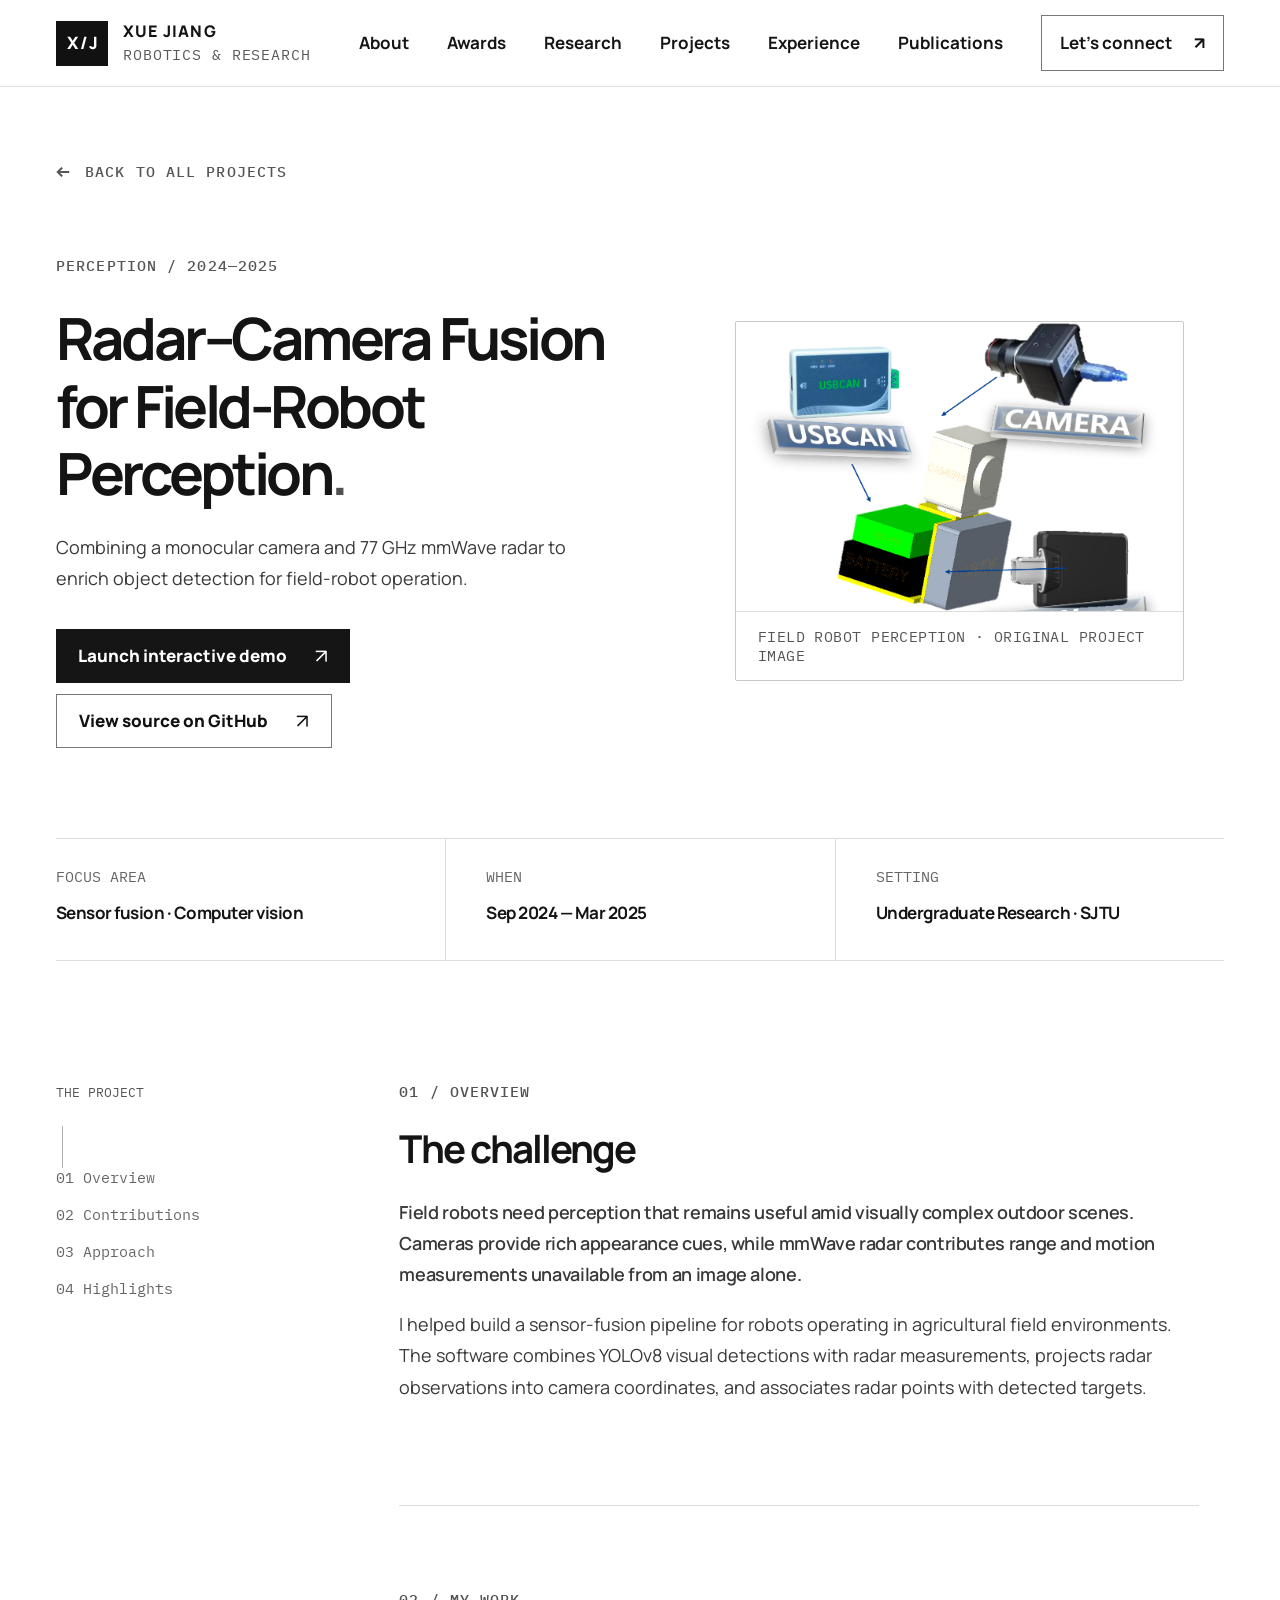
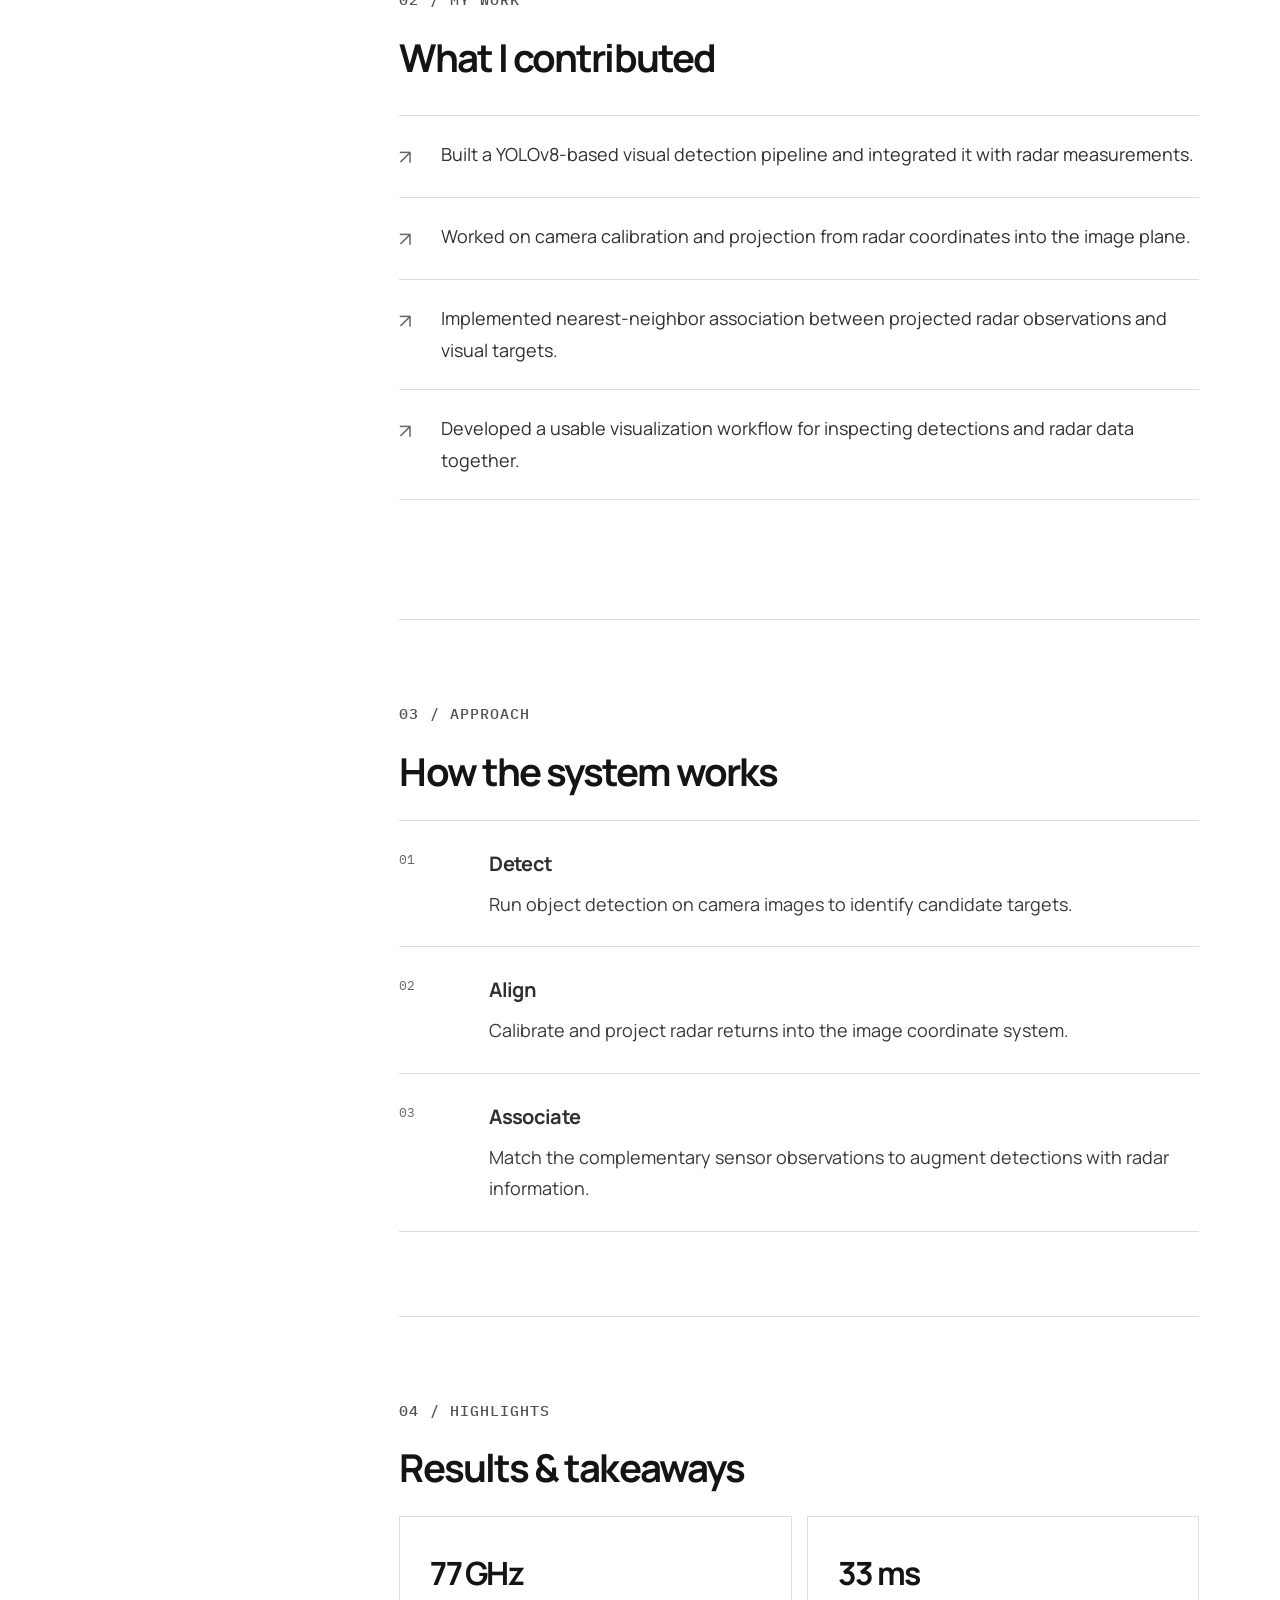
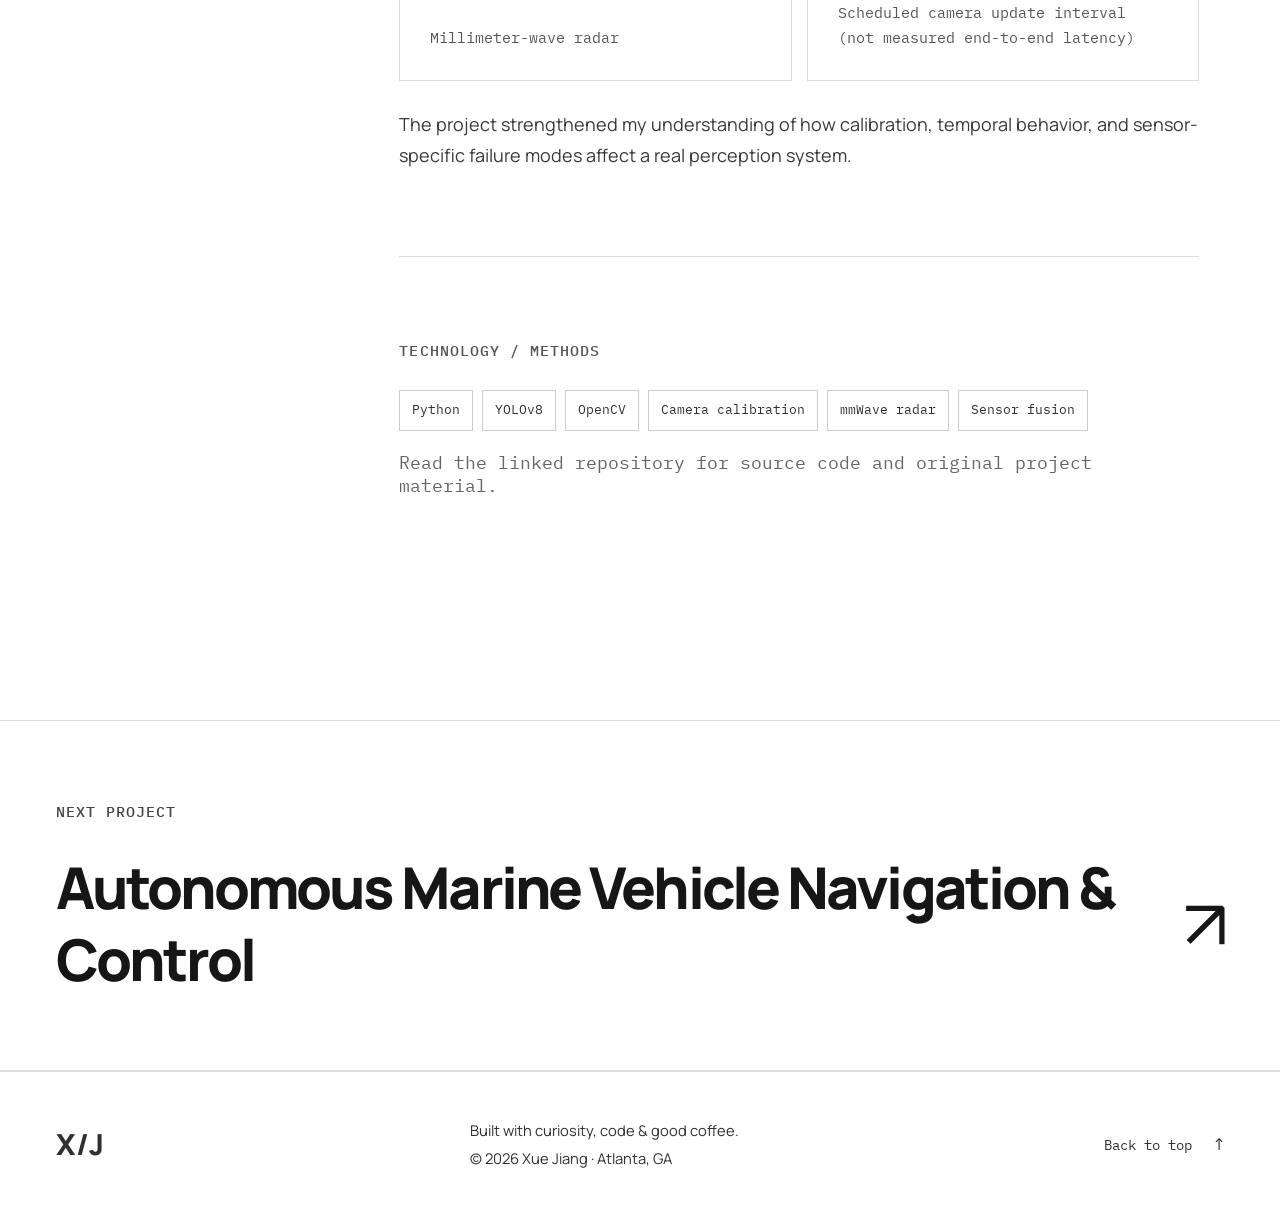
<file: projects/radar-camera-fusion/index.html>
<!doctype html>
<html lang="en"><head>
<meta charset="utf-8"><meta name="viewport" content="width=device-width, initial-scale=1">
<meta name="theme-color" content="#ffffff"><meta name="color-scheme" content="light">
<title>Radar–Camera Fusion for Field-Robot Perception | Xue Jiang</title>
<meta name="description" content="Combining a monocular camera and 77 GHz mmWave radar to enrich object detection for field-robot operation.">
<link rel="canonical" href="https://choppa129.github.io/projects/radar-camera-fusion/">
<meta property="og:type" content="website"><meta property="og:title" content="Radar–Camera Fusion for Field-Robot Perception | Xue Jiang"><meta property="og:description" content="Combining a monocular camera and 77 GHz mmWave radar to enrich object detection for field-robot operation."><meta property="og:url" content="https://choppa129.github.io/projects/radar-camera-fusion/">
<meta name="twitter:card" content="summary">
<link rel="icon" href="../../assets/favicon.svg" type="image/svg+xml">
<link rel="preconnect" href="https://fonts.googleapis.com"><link rel="preconnect" href="https://fonts.gstatic.com" crossorigin>
<link href="https://fonts.googleapis.com/css2?family=DM+Sans:wght@400;500;600;700&family=IBM+Plex+Mono:wght@400;500;600&family=Manrope:wght@400;500;600;700;800&display=swap" rel="stylesheet">
<link rel="stylesheet" href="../../assets/style.css">
<script src="../../assets/main.js" defer></script>
</head><body><a href="#main" class="skip-link">Skip to content</a>
<header class="site-header" id="top">
  <div class="container nav-shell">
    <a class="logo" href="../../index.html" aria-label="Xue Jiang homepage"><span class="logo-mark">X<span class="logo-slash">/</span>J</span><span class="logo-label">XUE JIANG<span class="logo-detail">ROBOTICS & RESEARCH</span></span></a>
    <button class="menu-toggle" aria-label="Open navigation" aria-expanded="false" aria-controls="main-menu"><span></span><span></span></button>
    <nav class="site-nav" id="main-menu" aria-label="Main navigation">
      <a href="../../index.html#about">About</a>
      <a href="../../index.html#robomaster">Awards</a>
      <a href="../../index.html#research">Research</a>
      <a href="../../index.html#projects">Projects</a>
      <a href="../../index.html#experience">Experience</a>
      <a href="../../index.html#publications">Publications</a>
      <a class="nav-contact" href="../../index.html#contact">Let's connect <span aria-hidden="true">↗</span></a>
    </nav>
  </div>
</header>
<main id="main">
<section class="detail-hero section-pad"><div class="container"><a class="breadcrumb" href="../../index.html#projects"><span aria-hidden="true">←</span> BACK TO ALL PROJECTS</a><div class="detail-hero-grid"><div><div class="detail-label">Perception / 2024—2025</div><h1>Radar–Camera Fusion for Field-Robot Perception<span class="period">.</span></h1><p class="detail-summary">Combining a monocular camera and 77 GHz mmWave radar to enrich object detection for field-robot operation.</p><div class="detail-buttons"><a class="btn btn-dark" href="https://choppa129.github.io/Radar-Camera-Fusion/" target="_blank" rel="noopener noreferrer">Launch interactive demo <span aria-hidden="true">↗</span></a><a class="btn btn-outline" href="https://github.com/choppa129/Radar-Camera-Fusion" target="_blank" rel="noopener noreferrer">View source on GitHub <span aria-hidden="true">↗</span></a></div></div><figure class="detail-art real-detail-photo"><img src="../../assets/firld-robot-perception-fusion.png" alt="Original radar-camera fusion perception visualization" loading="eager"><figcaption class="detail-art-caption">FIELD ROBOT PERCEPTION · ORIGINAL PROJECT IMAGE</figcaption></figure></div>
<div class="detail-facts"><div><span>FOCUS AREA</span><strong>Sensor fusion · Computer vision</strong></div><div><span>WHEN</span><strong>Sep 2024 — Mar 2025</strong></div><div><span>SETTING</span><strong>Undergraduate Research · SJTU</strong></div></div></div></section>
<section class="detail-content section-pad"><div class="container detail-content-grid"><aside class="detail-aside"><span>THE PROJECT</span><div class="vertical-rule"></div><nav aria-label="On this page"><a href="#overview">01 Overview</a><a href="#contribution">02 Contributions</a><a href="#approach">03 Approach</a><a href="#takeaways">04 Highlights</a></nav></aside><div class="article-content"><section id="overview"><span class="section-index">01 / OVERVIEW</span><h2>The challenge</h2><p class="article-lead">Field robots need perception that remains useful amid visually complex outdoor scenes. Cameras provide rich appearance cues, while mmWave radar contributes range and motion measurements unavailable from an image alone.</p><p>I helped build a sensor-fusion pipeline for robots operating in agricultural field environments. The software combines YOLOv8 visual detections with radar measurements, projects radar observations into camera coordinates, and associates radar points with detected targets.</p></section><section id="contribution"><span class="section-index">02 / MY WORK</span><h2>What I contributed</h2><ul class="contributions"><li><span class="li-arrow" aria-hidden="true">↗</span><span>Built a YOLOv8-based visual detection pipeline and integrated it with radar measurements.</span></li><li><span class="li-arrow" aria-hidden="true">↗</span><span>Worked on camera calibration and projection from radar coordinates into the image plane.</span></li><li><span class="li-arrow" aria-hidden="true">↗</span><span>Implemented nearest-neighbor association between projected radar observations and visual targets.</span></li><li><span class="li-arrow" aria-hidden="true">↗</span><span>Developed a usable visualization workflow for inspecting detections and radar data together.</span></li></ul></section><section id="approach"><span class="section-index">03 / APPROACH</span><h2>How the system works</h2><div class="workflow"><div class="workflow-step"><span class="step-no">01</span><div><h3>Detect</h3><p>Run object detection on camera images to identify candidate targets.</p></div></div><div class="workflow-step"><span class="step-no">02</span><div><h3>Align</h3><p>Calibrate and project radar returns into the image coordinate system.</p></div></div><div class="workflow-step"><span class="step-no">03</span><div><h3>Associate</h3><p>Match the complementary sensor observations to augment detections with radar information.</p></div></div></div></section><section id="takeaways"><span class="section-index">04 / HIGHLIGHTS</span><h2>Results & takeaways</h2><div class="highlight-grid"><div class="highlight"><strong>77 GHz</strong><span>Millimeter-wave radar</span></div><div class="highlight"><strong>33 ms</strong><span>Scheduled camera update interval (not measured end-to-end latency)</span></div></div><p class="article-note">The project strengthened my understanding of how calibration, temporal behavior, and sensor-specific failure modes affect a real perception system.</p></section><div class="detail-tools"><span class="section-index">TECHNOLOGY / METHODS</span><div class="about-tags"><span>Python</span><span>YOLOv8</span><span>OpenCV</span><span>Camera calibration</span><span>mmWave radar</span><span>Sensor fusion</span></div><p class="diagram-note">Read the linked repository for source code and original project material.</p></div></div></div></section>
<section class="next-project"><div class="container"><span class="section-index light">NEXT PROJECT</span><a href="../autonomous-marine-vehicle/"><span>Autonomous Marine Vehicle Navigation &amp; Control</span><span class="next-arrow" aria-hidden="true">↗</span></a></div></section></main>
<footer class="site-footer"><div class="container footer-inner"><a class="footer-monogram" href="../../index.html">X/J</a><p>Built with curiosity, code & good coffee.<br><span>© 2026 Xue Jiang · Atlanta, GA</span></p><a href="../../index.html#top">Back to top <span aria-hidden="true">↑</span></a></div></footer>
</body></html>
</file>
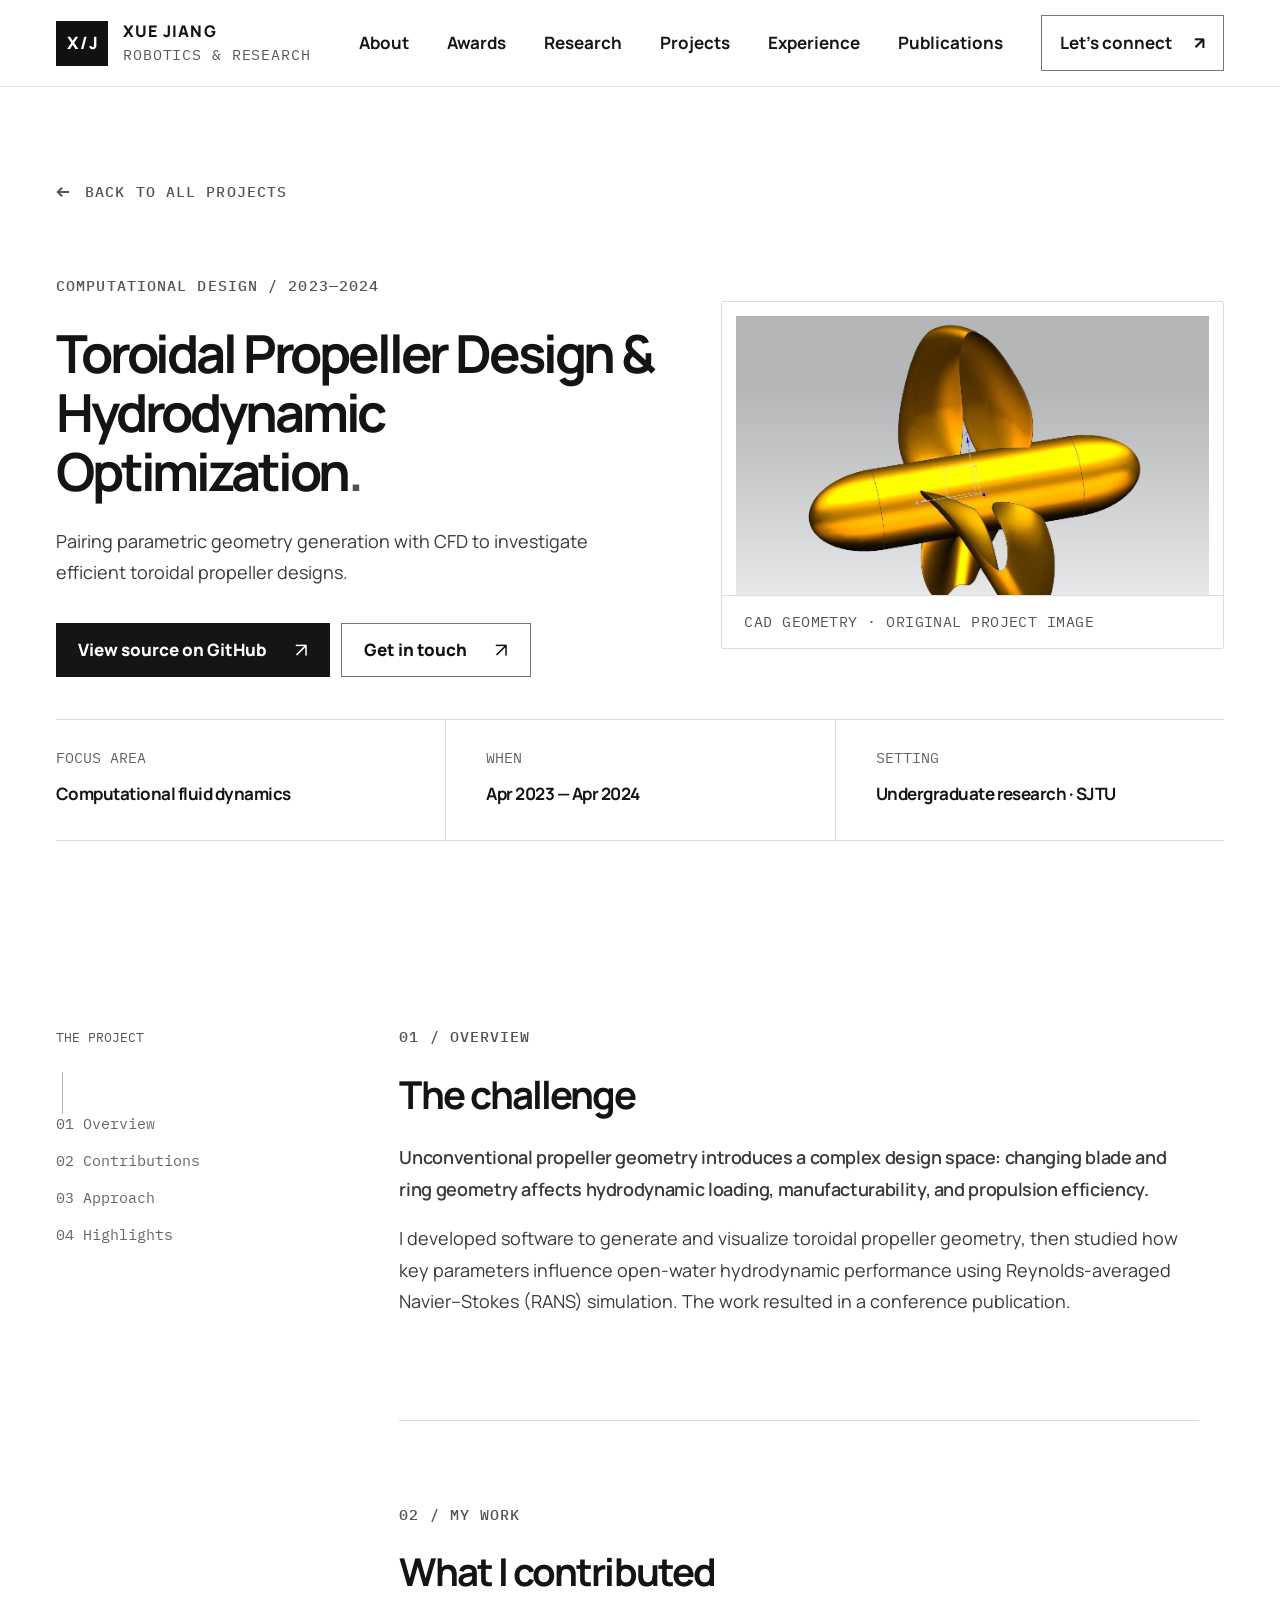
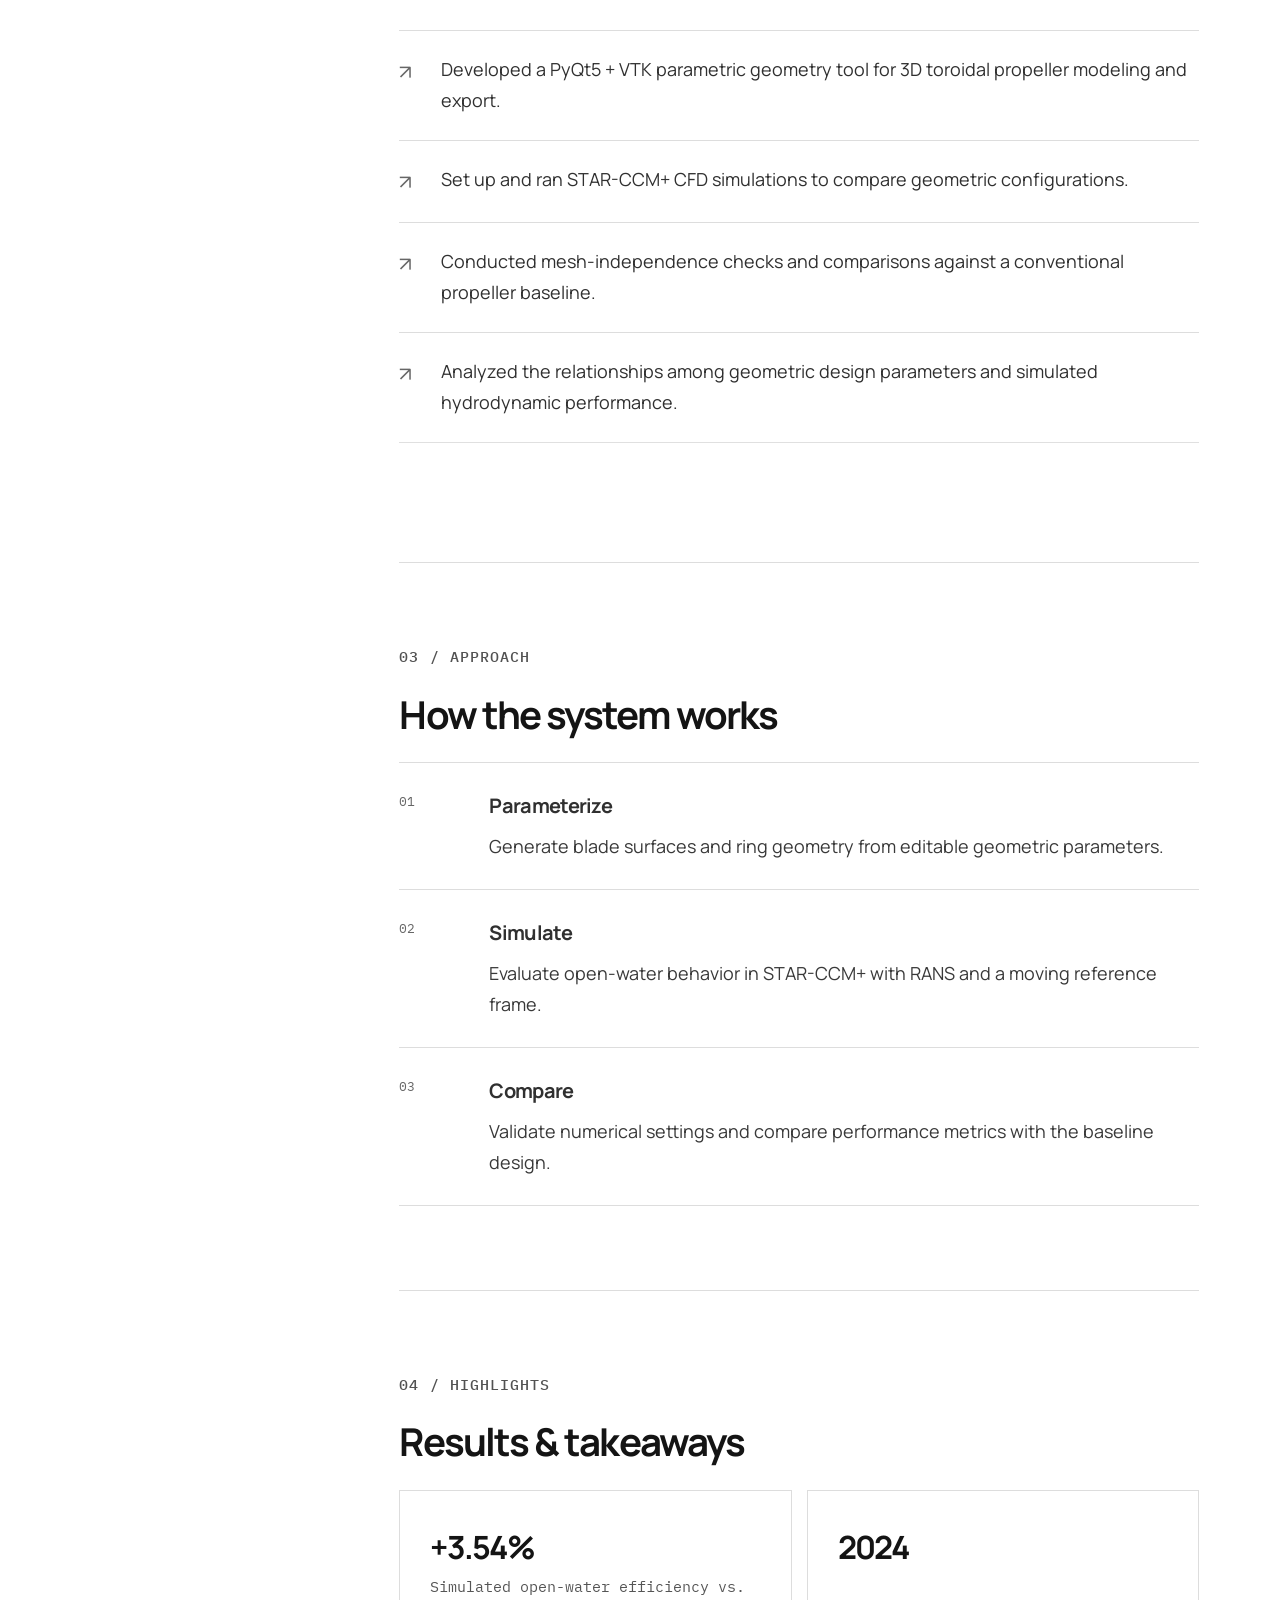
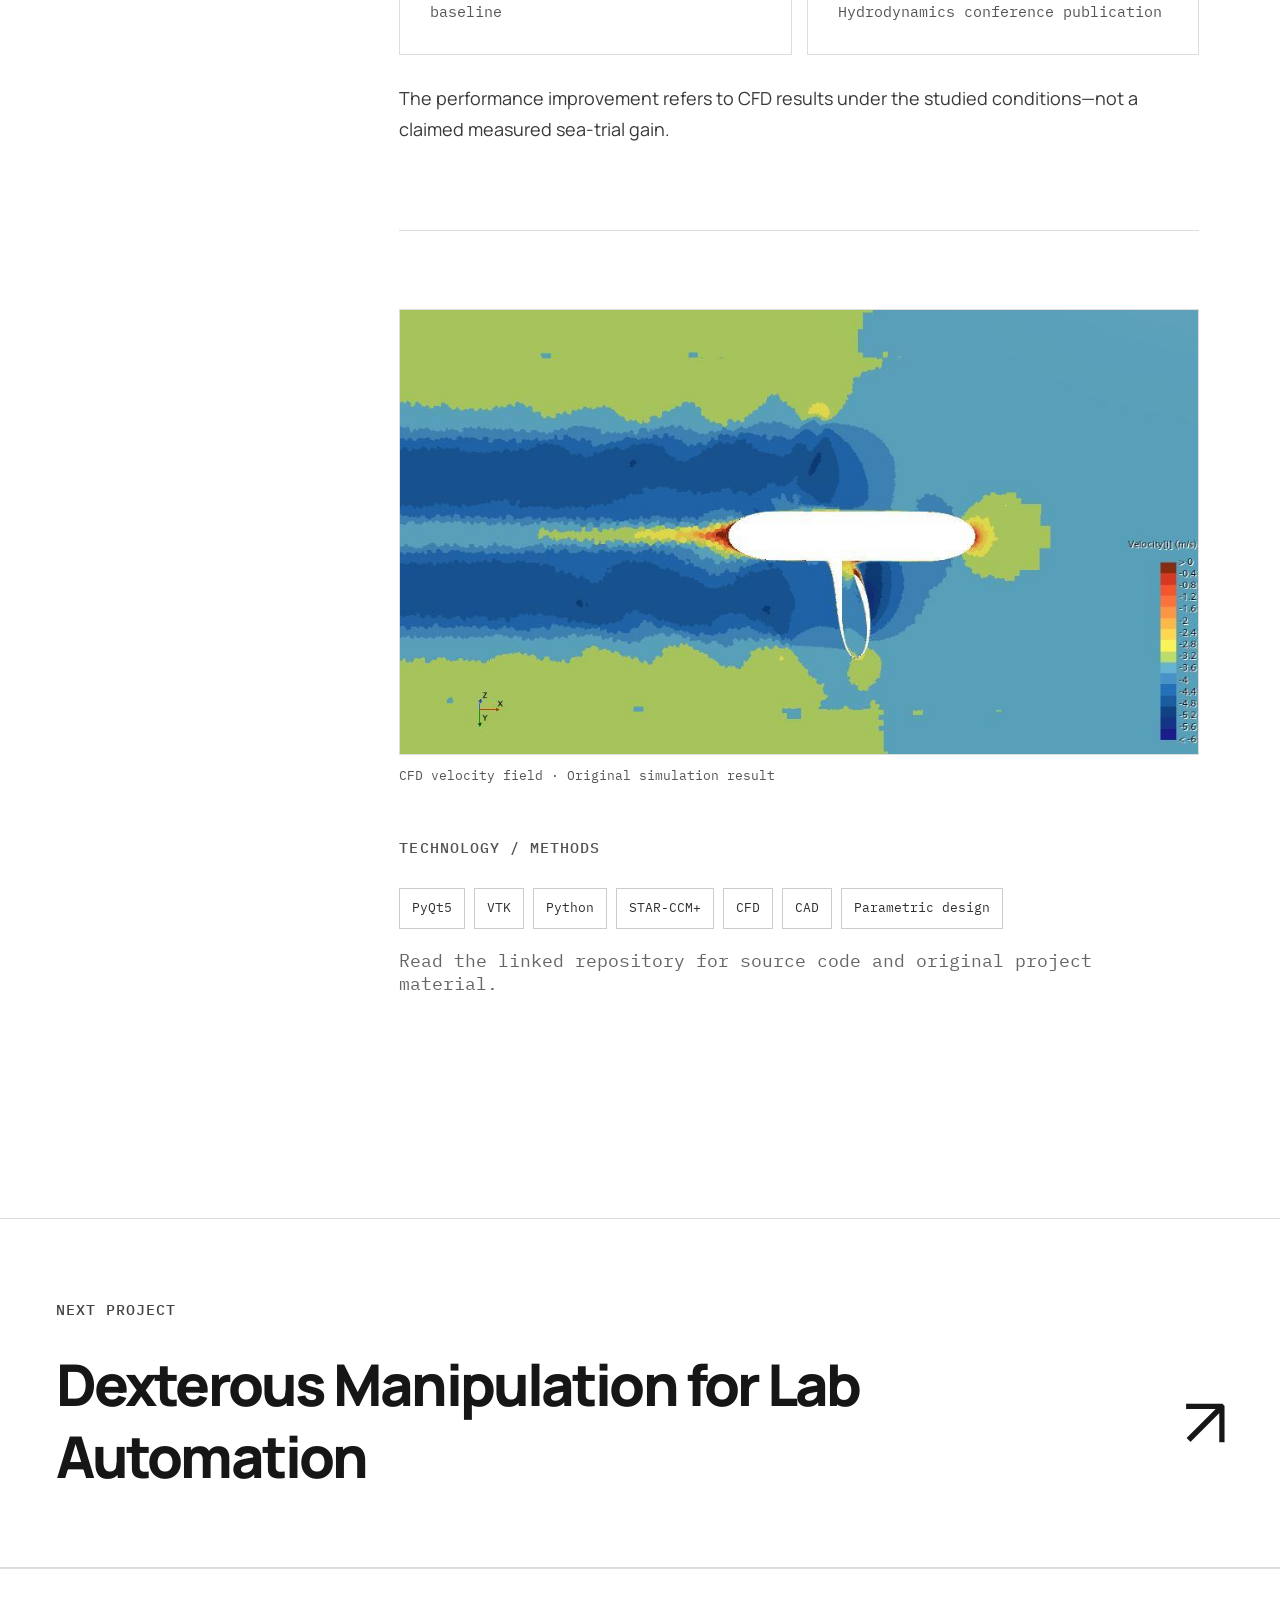
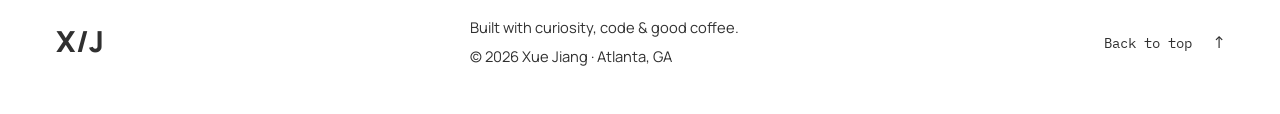
<file: projects/toroidal-propeller/index.html>
<!doctype html>
<html lang="en"><head>
<meta charset="utf-8"><meta name="viewport" content="width=device-width, initial-scale=1">
<meta name="theme-color" content="#ffffff"><meta name="color-scheme" content="light">
<title>Toroidal Propeller Design &amp; Hydrodynamic Optimization | Xue Jiang</title>
<meta name="description" content="Pairing parametric geometry generation with CFD to investigate efficient toroidal propeller designs.">
<link rel="canonical" href="https://choppa129.github.io/projects/toroidal-propeller/">
<meta property="og:type" content="website"><meta property="og:title" content="Toroidal Propeller Design &amp; Hydrodynamic Optimization | Xue Jiang"><meta property="og:description" content="Pairing parametric geometry generation with CFD to investigate efficient toroidal propeller designs."><meta property="og:url" content="https://choppa129.github.io/projects/toroidal-propeller/">
<meta name="twitter:card" content="summary">
<link rel="icon" href="../../assets/favicon.svg" type="image/svg+xml">
<link rel="preconnect" href="https://fonts.googleapis.com"><link rel="preconnect" href="https://fonts.gstatic.com" crossorigin>
<link href="https://fonts.googleapis.com/css2?family=DM+Sans:wght@400;500;600;700&family=IBM+Plex+Mono:wght@400;500;600&family=Manrope:wght@400;500;600;700;800&display=swap" rel="stylesheet">
<link rel="stylesheet" href="../../assets/style.css">
<script src="../../assets/main.js" defer></script>
</head><body class="toroidal-page"><a href="#main" class="skip-link">Skip to content</a>
<header class="site-header" id="top">
  <div class="container nav-shell">
    <a class="logo" href="../../index.html" aria-label="Xue Jiang homepage"><span class="logo-mark">X<span class="logo-slash">/</span>J</span><span class="logo-label">XUE JIANG<span class="logo-detail">ROBOTICS & RESEARCH</span></span></a>
    <button class="menu-toggle" aria-label="Open navigation" aria-expanded="false" aria-controls="main-menu"><span></span><span></span></button>
    <nav class="site-nav" id="main-menu" aria-label="Main navigation">
      <a href="../../index.html#about">About</a>
      <a href="../../index.html#robomaster">Awards</a>
      <a href="../../index.html#research">Research</a>
      <a href="../../index.html#projects">Projects</a>
      <a href="../../index.html#experience">Experience</a>
      <a href="../../index.html#publications">Publications</a>
      <a class="nav-contact" href="../../index.html#contact">Let's connect <span aria-hidden="true">↗</span></a>
    </nav>
  </div>
</header>
<main id="main">
<section class="detail-hero section-pad"><div class="container"><a class="breadcrumb" href="../../index.html#projects"><span aria-hidden="true">←</span> BACK TO ALL PROJECTS</a><div class="detail-hero-grid"><div><div class="detail-label">Computational Design / 2023—2024</div><h1>Toroidal Propeller Design &amp; Hydrodynamic Optimization<span class="period">.</span></h1><p class="detail-summary">Pairing parametric geometry generation with CFD to investigate efficient toroidal propeller designs.</p><div class="detail-buttons"><a class="btn btn-dark" href="https://github.com/choppa129/Toroidal-Prop-GUI" target="_blank" rel="noopener noreferrer">View source on GitHub <span aria-hidden="true">↗</span></a><a class="btn btn-outline" href="../../index.html#contact">Get in touch <span aria-hidden="true">↗</span></a></div></div><div class="detail-art real-detail-photo"><img src="../../assets/IMG_0317.png" alt="Original toroidal propeller CAD model" loading="eager"><div class="detail-art-caption">CAD GEOMETRY · ORIGINAL PROJECT IMAGE</div></div></div>
<div class="detail-facts"><div><span>FOCUS AREA</span><strong>Computational fluid dynamics</strong></div><div><span>WHEN</span><strong>Apr 2023 — Apr 2024</strong></div><div><span>SETTING</span><strong>Undergraduate research · SJTU</strong></div></div></div></section>
<section class="detail-content section-pad"><div class="container detail-content-grid"><aside class="detail-aside"><span>THE PROJECT</span><div class="vertical-rule"></div><nav aria-label="On this page"><a href="#overview">01 Overview</a><a href="#contribution">02 Contributions</a><a href="#approach">03 Approach</a><a href="#takeaways">04 Highlights</a></nav></aside><div class="article-content"><section id="overview"><span class="section-index">01 / OVERVIEW</span><h2>The challenge</h2><p class="article-lead">Unconventional propeller geometry introduces a complex design space: changing blade and ring geometry affects hydrodynamic loading, manufacturability, and propulsion efficiency.</p><p>I developed software to generate and visualize toroidal propeller geometry, then studied how key parameters influence open-water hydrodynamic performance using Reynolds-averaged Navier–Stokes (RANS) simulation. The work resulted in a conference publication.</p></section><section id="contribution"><span class="section-index">02 / MY WORK</span><h2>What I contributed</h2><ul class="contributions"><li><span class="li-arrow" aria-hidden="true">↗</span><span>Developed a PyQt5 + VTK parametric geometry tool for 3D toroidal propeller modeling and export.</span></li><li><span class="li-arrow" aria-hidden="true">↗</span><span>Set up and ran STAR-CCM+ CFD simulations to compare geometric configurations.</span></li><li><span class="li-arrow" aria-hidden="true">↗</span><span>Conducted mesh-independence checks and comparisons against a conventional propeller baseline.</span></li><li><span class="li-arrow" aria-hidden="true">↗</span><span>Analyzed the relationships among geometric design parameters and simulated hydrodynamic performance.</span></li></ul></section><section id="approach"><span class="section-index">03 / APPROACH</span><h2>How the system works</h2><div class="workflow"><div class="workflow-step"><span class="step-no">01</span><div><h3>Parameterize</h3><p>Generate blade surfaces and ring geometry from editable geometric parameters.</p></div></div><div class="workflow-step"><span class="step-no">02</span><div><h3>Simulate</h3><p>Evaluate open-water behavior in STAR-CCM+ with RANS and a moving reference frame.</p></div></div><div class="workflow-step"><span class="step-no">03</span><div><h3>Compare</h3><p>Validate numerical settings and compare performance metrics with the baseline design.</p></div></div></div></section><section id="takeaways"><span class="section-index">04 / HIGHLIGHTS</span><h2>Results & takeaways</h2><div class="highlight-grid"><div class="highlight"><strong>+3.54%</strong><span>Simulated open-water efficiency vs. baseline</span></div><div class="highlight"><strong>2024</strong><span>Hydrodynamics conference publication</span></div></div><p class="article-note">The performance improvement refers to CFD results under the studied conditions—not a claimed measured sea-trial gain.</p></section><figure class="project-cfd-figure"><img src="../../assets/IMG_0318.png" alt="CFD velocity field visualization for the toroidal propeller" loading="lazy"><figcaption>CFD velocity field · Original simulation result</figcaption></figure><div class="detail-tools"><span class="section-index">TECHNOLOGY / METHODS</span><div class="about-tags"><span>PyQt5</span><span>VTK</span><span>Python</span><span>STAR-CCM+</span><span>CFD</span><span>CAD</span><span>Parametric design</span></div><p class="diagram-note">Read the linked repository for source code and original project material.</p></div></div></div></section>
<section class="next-project"><div class="container"><span class="section-index light">NEXT PROJECT</span><a href="../dexterous-manipulation/"><span>Dexterous Manipulation for Lab Automation</span><span class="next-arrow" aria-hidden="true">↗</span></a></div></section></main>
<footer class="site-footer"><div class="container footer-inner"><a class="footer-monogram" href="../../index.html">X/J</a><p>Built with curiosity, code & good coffee.<br><span>© 2026 Xue Jiang · Atlanta, GA</span></p><a href="../../index.html#top">Back to top <span aria-hidden="true">↑</span></a></div></footer>
</body></html>
</file>
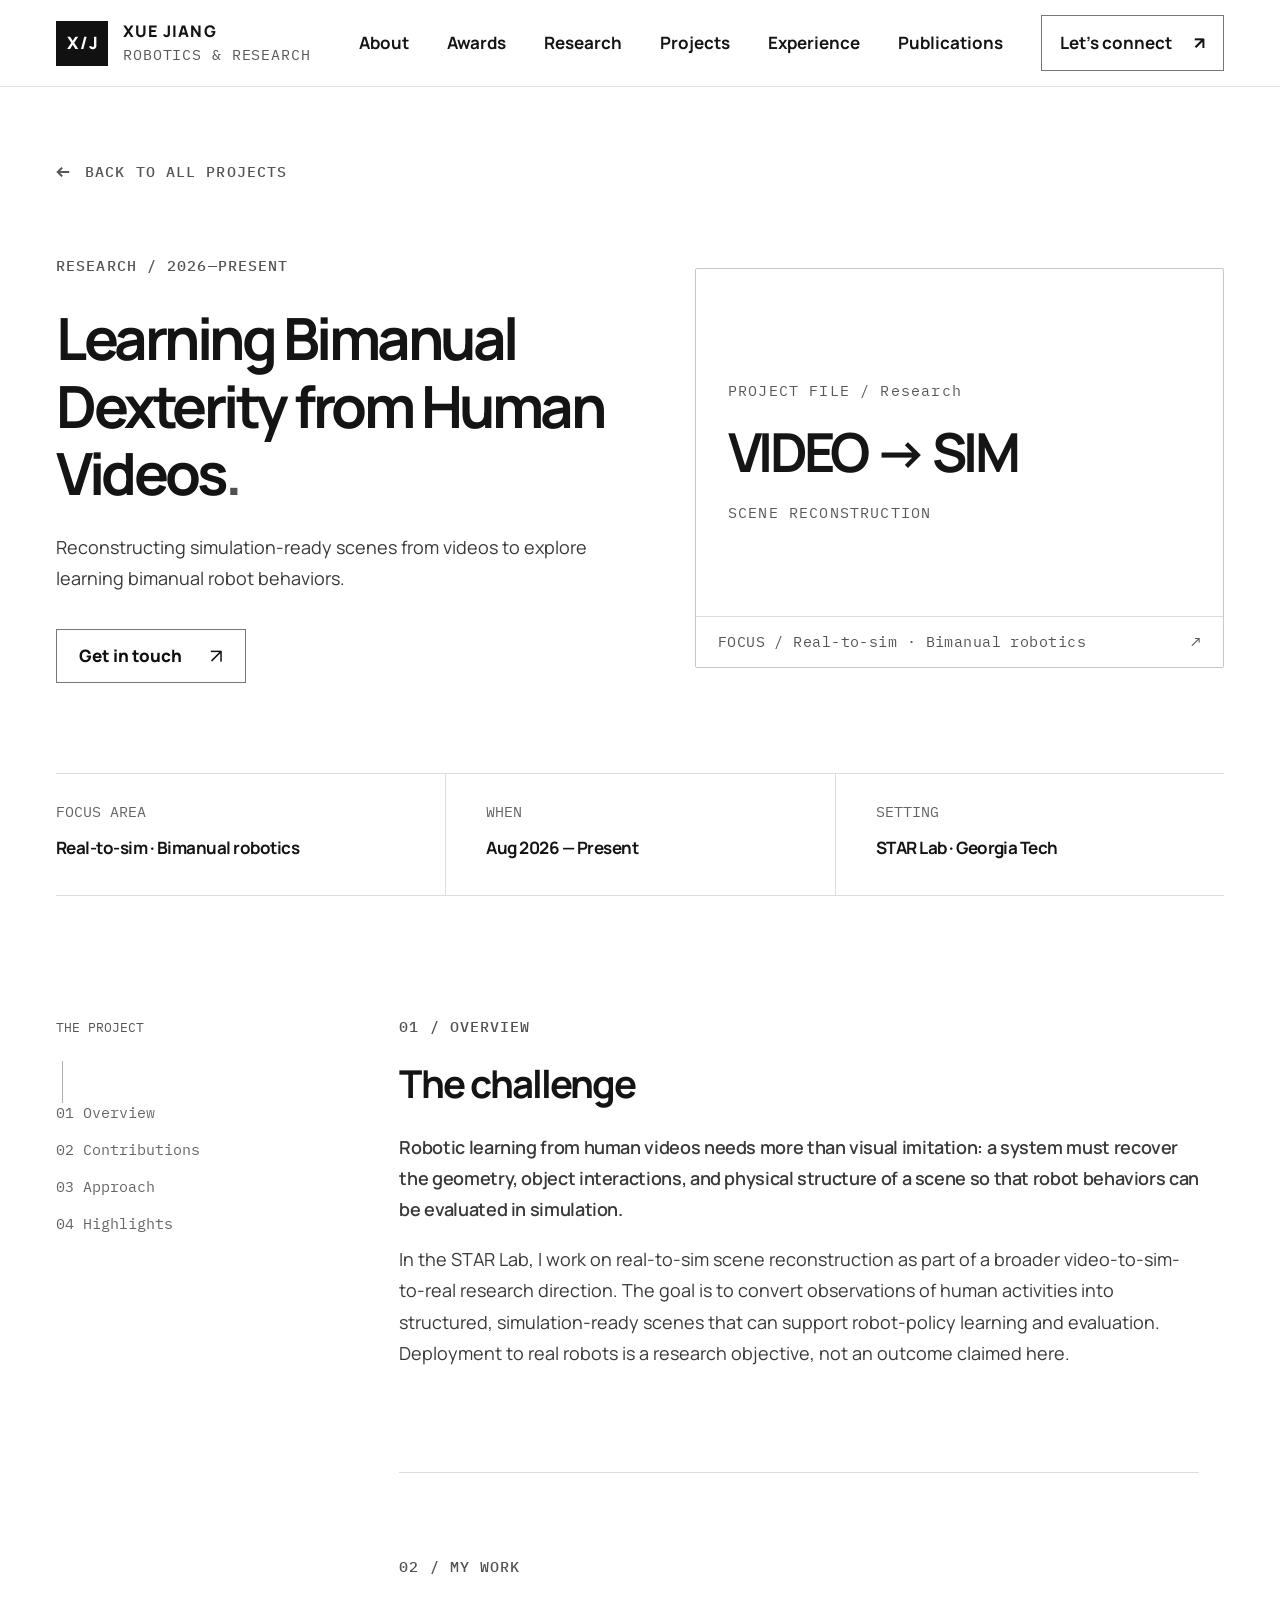
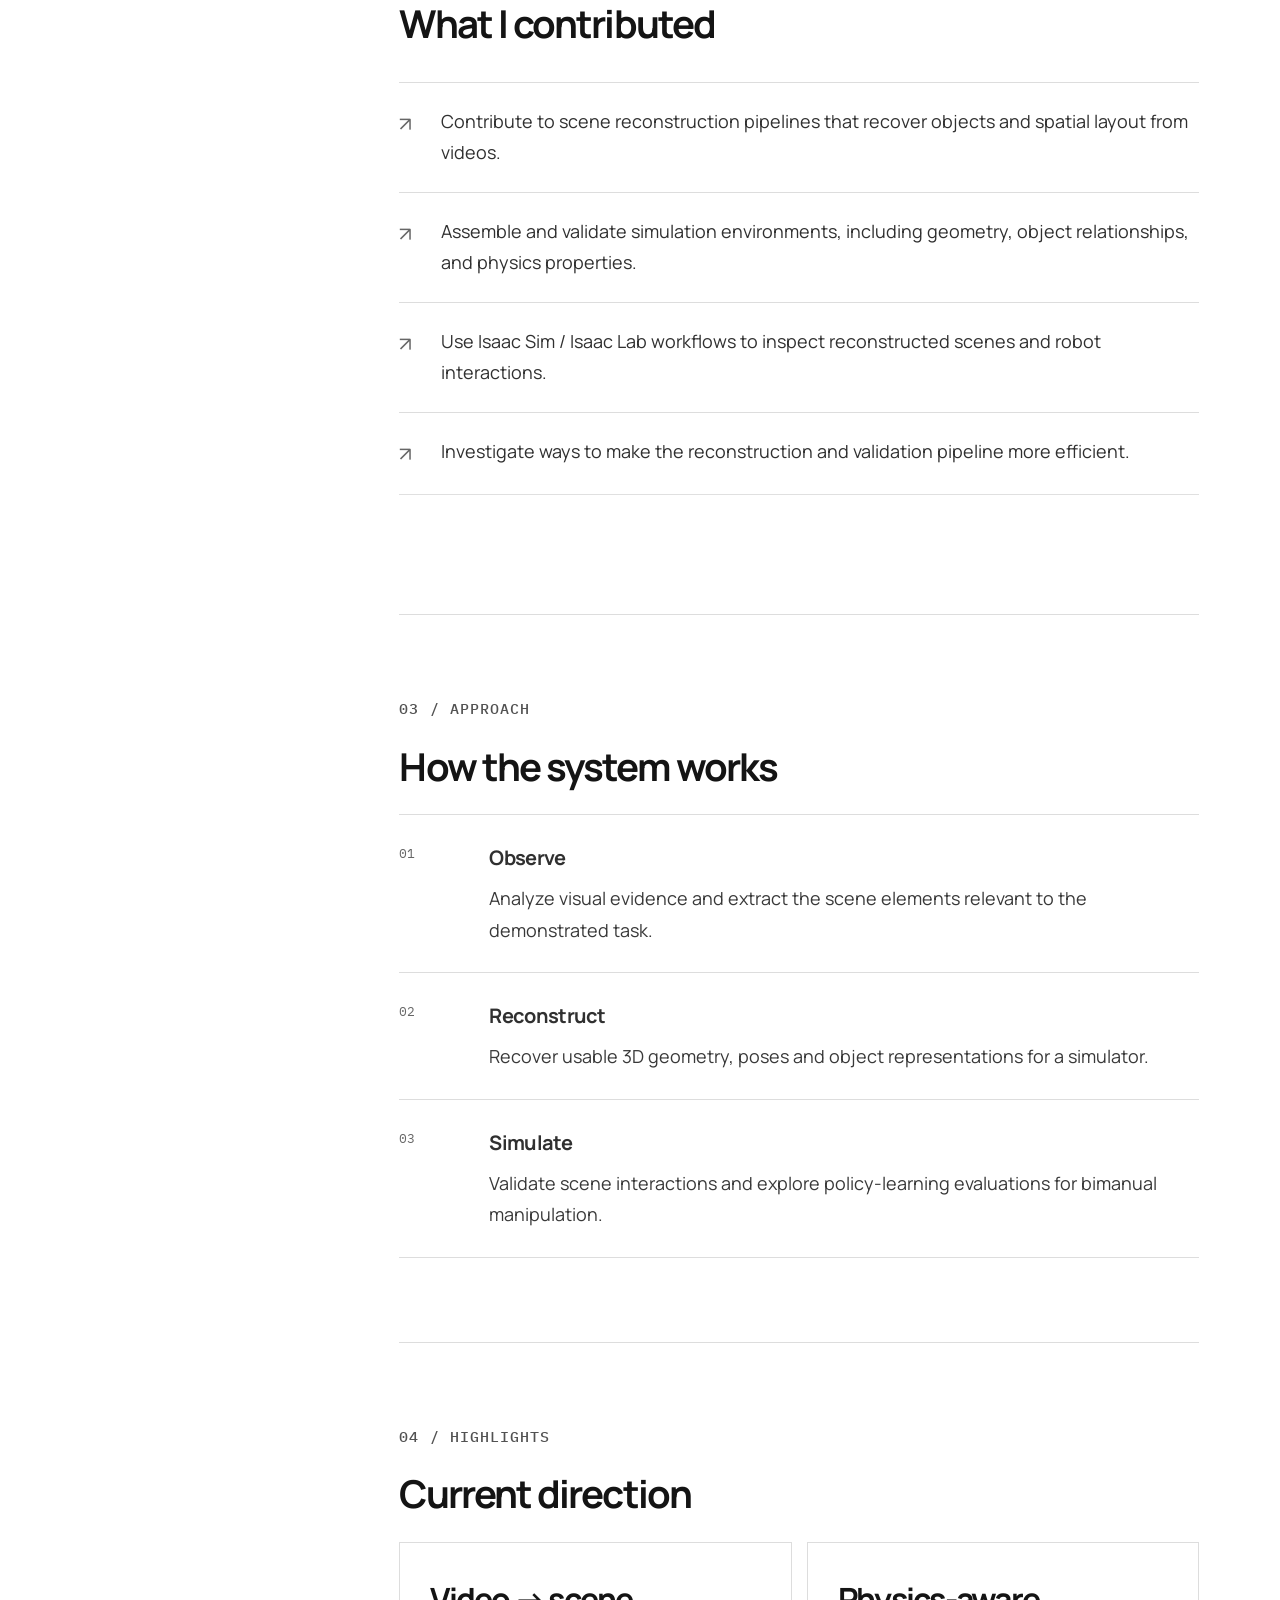
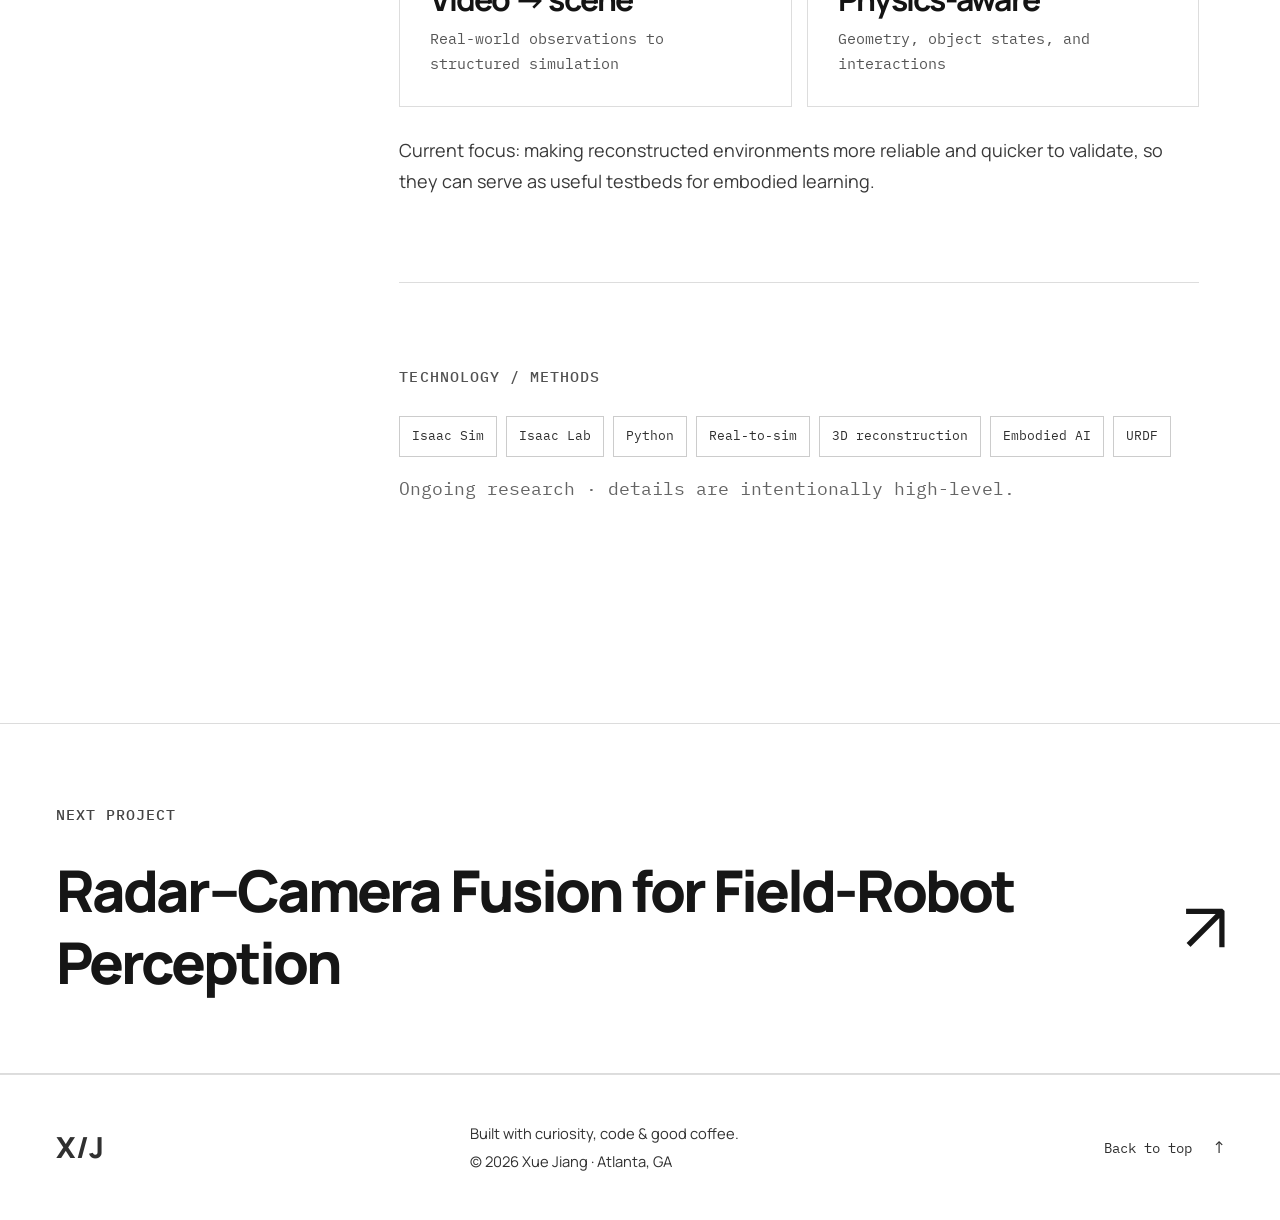
<file: projects/video-to-simulation/index.html>
<!doctype html>
<html lang="en"><head>
<meta charset="utf-8"><meta name="viewport" content="width=device-width, initial-scale=1">
<meta name="theme-color" content="#ffffff"><meta name="color-scheme" content="light">
<title>Learning Bimanual Dexterity from Human Videos | Xue Jiang</title>
<meta name="description" content="Reconstructing simulation-ready scenes from videos to explore learning bimanual robot behaviors.">
<link rel="canonical" href="https://choppa129.github.io/projects/video-to-simulation/">
<meta property="og:type" content="website"><meta property="og:title" content="Learning Bimanual Dexterity from Human Videos | Xue Jiang"><meta property="og:description" content="Reconstructing simulation-ready scenes from videos to explore learning bimanual robot behaviors."><meta property="og:url" content="https://choppa129.github.io/projects/video-to-simulation/">
<meta name="twitter:card" content="summary">
<link rel="icon" href="../../assets/favicon.svg" type="image/svg+xml">
<link rel="preconnect" href="https://fonts.googleapis.com"><link rel="preconnect" href="https://fonts.gstatic.com" crossorigin>
<link href="https://fonts.googleapis.com/css2?family=DM+Sans:wght@400;500;600;700&family=IBM+Plex+Mono:wght@400;500;600&family=Manrope:wght@400;500;600;700;800&display=swap" rel="stylesheet">
<link rel="stylesheet" href="../../assets/style.css">
<script src="../../assets/main.js" defer></script>
</head><body><a href="#main" class="skip-link">Skip to content</a>
<header class="site-header" id="top">
  <div class="container nav-shell">
    <a class="logo" href="../../index.html" aria-label="Xue Jiang homepage"><span class="logo-mark">X<span class="logo-slash">/</span>J</span><span class="logo-label">XUE JIANG<span class="logo-detail">ROBOTICS & RESEARCH</span></span></a>
    <button class="menu-toggle" aria-label="Open navigation" aria-expanded="false" aria-controls="main-menu"><span></span><span></span></button>
    <nav class="site-nav" id="main-menu" aria-label="Main navigation">
      <a href="../../index.html#about">About</a>
      <a href="../../index.html#robomaster">Awards</a>
      <a href="../../index.html#research">Research</a>
      <a href="../../index.html#projects">Projects</a>
      <a href="../../index.html#experience">Experience</a>
      <a href="../../index.html#publications">Publications</a>
      <a class="nav-contact" href="../../index.html#contact">Let's connect <span aria-hidden="true">↗</span></a>
    </nav>
  </div>
</header>
<main id="main">
<section class="detail-hero section-pad"><div class="container"><a class="breadcrumb" href="../../index.html#projects"><span aria-hidden="true">←</span> BACK TO ALL PROJECTS</a><div class="detail-hero-grid"><div><div class="detail-label">Research / 2026—Present</div><h1>Learning Bimanual Dexterity from Human Videos<span class="period">.</span></h1><p class="detail-summary">Reconstructing simulation-ready scenes from videos to explore learning bimanual robot behaviors.</p><div class="detail-buttons"><a class="btn btn-outline" href="../../index.html#contact">Get in touch <span aria-hidden="true">↗</span></a></div></div><div class="detail-art detail-type" aria-label="Real-to-sim · Bimanual robotics"><span class="detail-type-eyebrow">PROJECT FILE / Research</span><strong>VIDEO → SIM</strong><span class="detail-type-sub">SCENE RECONSTRUCTION</span><div class="detail-art-caption">FOCUS / Real-to-sim · Bimanual robotics <span aria-hidden="true">↗</span></div></div></div>
<div class="detail-facts"><div><span>FOCUS AREA</span><strong>Real-to-sim · Bimanual robotics</strong></div><div><span>WHEN</span><strong>Aug 2026 — Present</strong></div><div><span>SETTING</span><strong>STAR Lab · Georgia Tech</strong></div></div></div></section>
<section class="detail-content section-pad"><div class="container detail-content-grid"><aside class="detail-aside"><span>THE PROJECT</span><div class="vertical-rule"></div><nav aria-label="On this page"><a href="#overview">01 Overview</a><a href="#contribution">02 Contributions</a><a href="#approach">03 Approach</a><a href="#takeaways">04 Highlights</a></nav></aside><div class="article-content"><section id="overview"><span class="section-index">01 / OVERVIEW</span><h2>The challenge</h2><p class="article-lead">Robotic learning from human videos needs more than visual imitation: a system must recover the geometry, object interactions, and physical structure of a scene so that robot behaviors can be evaluated in simulation.</p><p>In the STAR Lab, I work on real-to-sim scene reconstruction as part of a broader video-to-sim-to-real research direction. The goal is to convert observations of human activities into structured, simulation-ready scenes that can support robot-policy learning and evaluation. Deployment to real robots is a research objective, not an outcome claimed here.</p></section><section id="contribution"><span class="section-index">02 / MY WORK</span><h2>What I contributed</h2><ul class="contributions"><li><span class="li-arrow" aria-hidden="true">↗</span><span>Contribute to scene reconstruction pipelines that recover objects and spatial layout from videos.</span></li><li><span class="li-arrow" aria-hidden="true">↗</span><span>Assemble and validate simulation environments, including geometry, object relationships, and physics properties.</span></li><li><span class="li-arrow" aria-hidden="true">↗</span><span>Use Isaac Sim / Isaac Lab workflows to inspect reconstructed scenes and robot interactions.</span></li><li><span class="li-arrow" aria-hidden="true">↗</span><span>Investigate ways to make the reconstruction and validation pipeline more efficient.</span></li></ul></section><section id="approach"><span class="section-index">03 / APPROACH</span><h2>How the system works</h2><div class="workflow"><div class="workflow-step"><span class="step-no">01</span><div><h3>Observe</h3><p>Analyze visual evidence and extract the scene elements relevant to the demonstrated task.</p></div></div><div class="workflow-step"><span class="step-no">02</span><div><h3>Reconstruct</h3><p>Recover usable 3D geometry, poses and object representations for a simulator.</p></div></div><div class="workflow-step"><span class="step-no">03</span><div><h3>Simulate</h3><p>Validate scene interactions and explore policy-learning evaluations for bimanual manipulation.</p></div></div></div></section><section id="takeaways"><span class="section-index">04 / HIGHLIGHTS</span><h2>Current direction</h2><div class="highlight-grid"><div class="highlight"><strong>Video → scene</strong><span>Real-world observations to structured simulation</span></div><div class="highlight"><strong>Physics-aware</strong><span>Geometry, object states, and interactions</span></div></div><p class="article-note">Current focus: making reconstructed environments more reliable and quicker to validate, so they can serve as useful testbeds for embodied learning.</p></section><div class="detail-tools"><span class="section-index">TECHNOLOGY / METHODS</span><div class="about-tags"><span>Isaac Sim</span><span>Isaac Lab</span><span>Python</span><span>Real-to-sim</span><span>3D reconstruction</span><span>Embodied AI</span><span>URDF</span></div><p class="diagram-note">Ongoing research · details are intentionally high-level.</p></div></div></div></section>
<section class="next-project"><div class="container"><span class="section-index light">NEXT PROJECT</span><a href="../radar-camera-fusion/"><span>Radar–Camera Fusion for Field-Robot Perception</span><span class="next-arrow" aria-hidden="true">↗</span></a></div></section></main>
<footer class="site-footer"><div class="container footer-inner"><a class="footer-monogram" href="../../index.html">X/J</a><p>Built with curiosity, code & good coffee.<br><span>© 2026 Xue Jiang · Atlanta, GA</span></p><a href="../../index.html#top">Back to top <span aria-hidden="true">↑</span></a></div></footer>
</body></html>
</file>
<file: assets/style.css>
:root{--paper:#f6f6f6;--white:#ffffff;--ink:#1f1f1f;--ink2:#373737;--muted:#6f6f6f;--line:#dddddd;--accent:#ededed;--lime:#f3f3f3;--blue:#696969;--dark:#202020;--dark2:#2b2b2b;--font:'Manrope','DM Sans',system-ui,-apple-system,sans-serif;--mono:'IBM Plex Mono',ui-monospace,monospace}
*{box-sizing:border-box}html{scroll-behavior:smooth;scroll-padding-top:85px}body{margin:0;background:var(--paper);color:var(--ink);font-family:var(--font);-webkit-font-smoothing:antialiased}a{color:inherit;text-decoration:none}button{font:inherit}img{max-width:100%;display:block}h1,h2,h3,p{margin-top:0}::selection{background:#dcdcdc;color:#1f1f1f}.container{max-width:1300px;width:calc(100% - 112px);margin:0 auto}.section-pad{padding:125px 0}.skip-link{position:absolute;left:10px;top:-70px;background:var(--accent);padding:10px 18px;z-index:100}.skip-link:focus{top:10px}a:focus-visible,button:focus-visible{outline:3px solid #757575;outline-offset:4px}
.site-header{position:sticky;top:0;z-index:50;background:rgba(246,246,246,.9);backdrop-filter:blur(18px);border-bottom:1px solid rgba(31,31,31,.10)}.nav-shell{height:86px;display:flex;align-items:center;justify-content:space-between}.logo{display:flex;align-items:center;gap:15px}.logo-mark{height:45px;width:52px;background:var(--ink);color:var(--white);display:flex;align-items:center;justify-content:center;font-weight:800;font-size:17px;letter-spacing:-.08em}.logo-slash{color:var(--accent);margin:0 3px}.logo-label{font-weight:800;font-size:13px;line-height:1.23;letter-spacing:.075em}.logo-detail{font-size:8px;font-family:var(--mono);font-weight:400;display:block;letter-spacing:.06em;margin-top:5px;color:#6f6f6f}.site-nav{display:flex;align-items:center;gap:38px;font-size:12px;font-weight:700}.site-nav>a:not(.nav-contact){transition:color .2s}.site-nav>a:not(.nav-contact):hover{color:#7d7d7d}.nav-contact{border:1px solid #292929;padding:13px 18px;display:flex;gap:22px;align-items:center;transition:background .2s}.nav-contact:hover{background:var(--lime)}.nav-contact span{font-size:17px}.menu-toggle{display:none}
.eyebrow,.section-index,.micro-note,.hero-intro,.detail-label,.breadcrumb{font-family:var(--mono);letter-spacing:.075em;font-size:11px;font-weight:500}.eyebrow{display:flex;align-items:center;gap:12px;color:var(--ink2)}.eyebrow-line{height:1px;width:24px;background:var(--ink)}.eyebrow-small{margin-left:auto;color:#747474}.hero{padding-top:95px;padding-bottom:110px}.hero-grid{display:grid;grid-template-columns:1.04fr .96fr;align-items:center;gap:7%}.hero-copy{min-width:0}.hero-intro{margin:53px 0 22px;font-weight:600;color:#595959}.wave{font-size:23px;vertical-align:middle;margin-left:5px;color:#7a7a7a}.hero h1{font-size:clamp(52px,5.15vw,86px);line-height:1.14;letter-spacing:-.071em;margin:0 0 29px;font-weight:800}.hero h1 em,.section-title-row h2 em,.experience-grid h2 em,.publication-layout h2 em,.contact-grid h2 em{font-style:normal;font-weight:500;color:#8f8f8f}.period{color:#aeaeae}.hero-desc{color:#5f5f5f;max-width:565px;font-size:15px;line-height:1.98;margin:0}.hero-desc strong{color:#2e2e2e;font-weight:800}.hero-actions{display:flex;gap:31px;align-items:center;margin-top:32px}.btn{display:inline-flex;align-items:center;justify-content:space-between;gap:28px;font-size:12px;font-weight:800;min-height:52px;padding:0 22px;transition:transform .2s,background .2s}.btn:hover{transform:translateY(-3px)}.btn span{font-size:20px;font-weight:400}.btn-dark{background:var(--ink);color:white}.btn-dark:hover{background:#464646}.btn-light{background:var(--accent);color:var(--dark)}.btn-light:hover{background:white}.btn-outline{border:1px solid #ababab;background:transparent}.text-link{font-size:12px;font-weight:700;border-bottom:1px solid #aeaeae;padding-bottom:8px}.text-link span{margin-left:9px}.hero-status{font-family:var(--mono);font-size:10px;display:flex;align-items:center;gap:10px;margin-top:49px;color:#606060}.status-dot{width:8px;height:8px;border-radius:50%;background:#a2a2a2;box-shadow:0 0 0 5px #e6e6e6}.hero-visual{height:min(625px,49vw);min-height:510px}.hero-art{height:100%;width:100%;background:var(--dark);overflow:hidden;position:relative;border-radius:2px;box-shadow:25px 24px 0 #ebebeb}.hero-art>img{width:100%;height:100%;object-fit:cover}.art-flag{position:absolute;font-family:var(--mono);font-size:10px;font-weight:500;letter-spacing:.09em;color:#dfdfdf;z-index:2}.flag-top{top:28px;left:28px;padding:10px 12px;border:1px solid #707070}.flag-bottom{bottom:30px;left:30px;right:30px;display:flex;justify-content:space-between;align-items:center;padding-top:14px;border-top:1px solid #666666}.flag-arrow{font-size:20px;color:var(--accent)}
.overview-rail{border-top:1px solid var(--line);border-bottom:1px solid var(--line)}.overview-inner{min-height:120px;display:grid;grid-template-columns:1fr 1.3fr 1.45fr 80px;align-items:center}.overview-inner>div:not(:first-child){border-left:1px solid var(--line);padding-left:35px}.overview-inner>div{min-height:49px;display:flex;flex-direction:column;justify-content:center}.overview-label{font:10px var(--mono);color:#7e7e7e;letter-spacing:.06em;margin-bottom:11px}.overview-inner strong{font-size:12px;font-weight:800}.overview-inner .rail-round{font-size:31px;align-items:end;border-left:1px solid var(--line);color:#6c6c6c;padding-right:9px}
.section-index{display:inline-block;color:#7a7a7a;letter-spacing:.07em}.section-index.light{color:#dbdbdb}.about-grid{display:grid;grid-template-columns:1fr .95fr;gap:13%}.section-heading h2,.experience-grid h2,.publication-layout h2{font-size:clamp(39px,4vw,62px);line-height:1.18;letter-spacing:-.056em;margin:31px 0 0;max-width:550px}.serif-em{font-style:normal;color:#909090}.about-content{padding-top:22px}.about-content p{color:#6d6d6d;font-size:14px;line-height:2;margin-bottom:18px}.about-content .about-lead{font-size:19px;color:var(--ink);line-height:1.75;font-weight:600}.about-tags{display:flex;gap:9px;flex-wrap:wrap;margin:26px 0}.about-tags span{border:1px solid #cecece;color:#565656;background:#fcfcfc;font:10px var(--mono);padding:10px 12px}.inline-arrow{font-weight:800;font-size:12px;display:inline-block;margin-top:15px;border-bottom:1px solid #9b9b9b;padding-bottom:9px}.inline-arrow span{margin-left:24px;font-size:16px}
.research-section{background:var(--dark);color:white}.section-topline{display:flex;align-items:center;justify-content:space-between}.micro-note{color:#8f8f8f;font-size:10px}.research-section .micro-note{color:#b1b1b1}.section-title-row{display:flex;align-items:end;justify-content:space-between;gap:60px;margin:28px 0 44px}.section-title-row h2{max-width:900px;font-size:clamp(37px,4.05vw,65px);line-height:1.2;letter-spacing:-.056em;margin:0;font-weight:800}.section-title-row h2 em{color:var(--accent)}.section-title-row p{color:#b7b7b7;line-height:1.85;max-width:275px;min-width:250px;font-size:12px;margin:0 0 7px}.research-grid{display:grid;grid-template-columns:1fr 1fr;gap:24px}.project-card{display:block;min-width:0}.research-project{border:1px solid #4c4c4c;padding:13px 13px 25px;transition:border .25s,transform .25s;background:#2c2c2c}.research-project:hover{border-color:#cbcbcb;transform:translateY(-5px)}.project-visual{overflow:hidden;position:relative}.project-visual img{width:100%;aspect-ratio:1.55;object-fit:cover;transition:transform .5s}.project-card:hover .project-visual img{transform:scale(1.04)}.visual-number{position:absolute;top:18px;left:20px;font:11px var(--mono);background:rgba(242,242,242,.9);padding:9px 12px;color:#272727}.research-project .project-meta,.research-project h3,.research-project>p,.research-project .card-foot{margin-left:16px;margin-right:16px}.project-meta{display:flex;justify-content:space-between;margin-top:27px;font:10px var(--mono);letter-spacing:.05em;color:#bebebe;text-transform:uppercase}.project-card h3{font-size:clamp(22px,2.2vw,31px);letter-spacing:-.045em;line-height:1.3;margin-top:15px;margin-bottom:12px;font-weight:800}.project-card>p{font-size:12px;line-height:1.85;color:#bbbbbb;min-height:45px;max-width:500px}.card-foot{display:flex;align-items:center;justify-content:space-between;border-top:1px solid #545454;margin-top:25px;padding-top:18px;font:10px var(--mono);color:#cccccc}.circle-arrow{height:35px;width:35px;border:1px solid #929292;border-radius:50%;display:flex;align-items:center;justify-content:center;font-size:18px}.research-disclaimer{font:10px var(--mono);color:#989898;margin:30px 0 0}
.work-section{background:#efefef}.work-title h2{max-width:720px}.work-title h2 em{color:#909090}.work-title p{color:#787878}.project-grid{display:grid;grid-template-columns:repeat(3,minmax(0,1fr));gap:27px}.project-grid .project-card{background:var(--paper);border:1px solid #d8d8d8;padding:11px 11px 25px;transition:transform .25s,box-shadow .25s}.project-grid .project-card:hover{transform:translateY(-5px);box-shadow:0 18px 25px rgba(32,32,32,.08)}.project-grid .project-visual img{aspect-ratio:1.4}.project-grid .project-meta,.project-grid h3,.project-grid>p,.project-grid .card-foot{margin-left:14px;margin-right:14px}.project-grid .project-meta{color:#767676}.project-grid .project-card h3{font-size:22px;min-height:59px}.project-grid .project-card>p{color:#767676;min-height:89px}.project-grid .card-foot{border-top:1px solid #dcdcdc;color:#616161}.project-grid .circle-arrow{border-color:#c2c2c2}
.experience-section{background:var(--paper)}.experience-grid{display:grid;grid-template-columns:.8fr 1.2fr;gap:11%}.experience-grid h2{margin-top:29px}.experience-grid h2 em,.publication-layout h2 em{color:#8d8d8d}.experience-sub{max-width:320px;color:#757575;line-height:1.9;font-size:13px;margin-top:27px}.timeline{border-top:1px solid #c7c7c7;margin-top:7px}.timeline-item{display:grid;grid-template-columns:135px 1fr 28px;align-items:start;gap:22px;padding:27px 0;border-bottom:1px solid #d0d0d0}.timeline-date{font:10px var(--mono);color:#878787;margin-top:5px}.timeline-item h3{font-size:17px;margin-bottom:7px;letter-spacing:-.025em}.timeline-item p{color:#808080;font-size:12px;line-height:1.75;margin:0}.timeline-item>span{font:10px var(--mono);color:#a7a7a7;text-align:right}
.publication-section{background:#ebebeb}.publication-layout{display:grid;grid-template-columns:.95fr 1.05fr;gap:11%}.pub-panel{border-top:2px solid var(--ink);padding:25px 0 0}.pub-top,.pub-bottom{display:flex;gap:15px;align-items:center;font:10px var(--mono);letter-spacing:.02em}.pub-top{justify-content:space-between;color:#6b6b6b}.pub-top span:last-child{font-size:21px}.pub-panel h3{font-size:23px;line-height:1.55;letter-spacing:-.032em;margin:31px 0}.pub-panel p{color:#747474;font-size:13px}.pub-bottom{gap:18px;margin-top:36px;flex-wrap:wrap;color:#636363}.pub-bottom span{border-bottom:1px solid #b4b4b4;padding-bottom:8px}
.contact-section{background:#2b2b2b;color:white;overflow:hidden;position:relative}.contact-grid{display:grid;grid-template-columns:1fr .7fr;gap:14%;position:relative;z-index:2}.contact-grid h2{font-size:clamp(45px,5vw,76px);letter-spacing:-.055em;line-height:1.14;margin:30px 0 0}.contact-grid h2 em{color:var(--accent)}.contact-copy{align-self:end;max-width:400px}.contact-copy>p:first-child{line-height:2;font-size:15px;color:#d1d1d1}.contact-copy .btn{margin-top:24px}.contact-note{color:#b2b2b2;font:10px var(--mono);line-height:1.8;margin-top:22px}.contact-orbit{border:1px solid rgba(238,238,238,.16);position:absolute;border-radius:50%;width:520px;height:520px;right:-180px;top:-150px}.orbit-two{width:400px;height:400px;right:-120px;top:-90px}.site-footer{background:#1b1b1b;color:#b6b6b6}.footer-inner{min-height:145px;display:flex;justify-content:space-between;align-items:center;gap:40px}.footer-monogram{font-weight:800;color:var(--accent);font-size:29px}.footer-inner p{font-size:11px;line-height:1.95;margin:0}.footer-inner p span{color:#797979}.footer-inner a:last-child{font:11px var(--mono)}.footer-inner a:last-child span{font-size:17px;margin-left:14px}
/* PROJECT DETAILS */
.detail-hero{padding-top:50px;padding-bottom:0}.breadcrumb{display:inline-flex;gap:14px;align-items:center;color:#797979;padding:16px 0;margin-bottom:47px}.breadcrumb span{font-size:23px}.detail-hero-grid{display:grid;grid-template-columns:1fr .95fr;gap:7%;align-items:center}.detail-label{color:#878787;text-transform:uppercase}.detail-hero h1{font-size:clamp(40px,4.55vw,72px);letter-spacing:-.06em;line-height:1.16;margin:26px 0 25px}.detail-summary{color:#626262;font-size:16px;line-height:1.9;max-width:600px}.detail-buttons{display:flex;flex-wrap:wrap;gap:11px;margin-top:34px}.detail-art{background:#2e2e2e;position:relative;border-radius:2px;overflow:hidden}.detail-art>img{width:100%;aspect-ratio:1.25;object-fit:cover}.detail-art-caption{position:absolute;bottom:0;left:0;right:0;display:flex;justify-content:space-between;color:#dadada;padding:15px 22px;border-top:1px solid rgba(224,224,224,.2);background:rgba(30,30,30,.55);font:10px var(--mono);letter-spacing:.03em}.detail-art-caption span{font-size:16px}.detail-facts{display:grid;grid-template-columns:repeat(3,1fr);border-top:1px solid #d2d2d2;border-bottom:1px solid #d2d2d2;margin-top:90px}.detail-facts div{padding:28px 10px 32px 0}.detail-facts div:not(:first-child){padding-left:40px;border-left:1px solid #d2d2d2}.detail-facts span{font:10px var(--mono);color:#898989;display:block;margin-bottom:12px}.detail-facts strong{font-size:15px;letter-spacing:-.03em}.detail-content{padding-top:115px}.detail-content-grid{display:grid;grid-template-columns:215px 1fr;gap:11%}.detail-aside{position:sticky;top:130px;align-self:start}.detail-aside>span{font:10px var(--mono);color:#818181}.vertical-rule{height:42px;border-left:1px solid #b0b0b0;margin:21px 0 0 6px}.detail-aside nav{display:grid;gap:18px}.detail-aside nav a{font:11px var(--mono);color:#7d7d7d;transition:color .2s}.detail-aside nav a:hover{color:var(--ink)}.article-content{max-width:800px}.article-content section{padding-bottom:84px;border-bottom:1px solid #dbdbdb;margin-bottom:78px}.article-content h2{font-size:clamp(33px,3vw,46px);line-height:1.16;letter-spacing:-.05em;margin:22px 0 25px}.article-content p{color:#6d6d6d;font-size:14px;line-height:2}.article-content .article-lead{font-size:21px;color:#383838;line-height:1.74;letter-spacing:-.02em;font-weight:600}.contributions{list-style:none;padding:0;margin:35px 0}.contributions li{display:grid;grid-template-columns:25px 1fr;gap:17px;border-top:1px solid #e0e0e0;padding:23px 0;color:#595959;line-height:1.9;font-size:14px}.contributions li:last-child{border-bottom:1px solid #e0e0e0}.li-arrow{color:#8e8e8e;font-size:20px}.workflow{display:grid;border-top:1px solid #dfdfdf}.workflow-step{display:grid;grid-template-columns:70px 1fr;gap:20px;padding:26px 0;border-bottom:1px solid #dfdfdf}.step-no{font:13px var(--mono);color:#959595;padding-top:4px}.workflow-step h3{font-size:20px;letter-spacing:-.035em;margin:0 0 9px}.workflow-step p{margin:0}.highlight-grid{display:grid;grid-template-columns:1fr 1fr;gap:15px}.highlight{border:1px solid #d4d4d4;background:#f2f2f2;min-height:160px;padding:30px;display:flex;flex-direction:column;justify-content:space-between}.highlight strong{font-size:32px;letter-spacing:-.055em}.highlight span{font:11px var(--mono);color:#7d7d7d;line-height:1.7}.article-content .article-note{margin:28px 0 0}.detail-tools{padding-bottom:80px}.detail-tools .about-tags{margin-bottom:20px}.diagram-note{font:10px var(--mono)!important;color:#989898!important}.next-project{background:var(--dark);color:white;padding:75px 0}.next-project a{display:flex;justify-content:space-between;gap:30px;align-items:center;font-size:clamp(30px,4.5vw,65px);line-height:1.25;font-weight:800;letter-spacing:-.05em;margin-top:25px}.next-project .next-arrow{color:var(--accent);font-weight:400;font-size:70px;transition:transform .2s}.next-project a:hover .next-arrow{transform:translate(5px,-5px)}
@media (max-width:1100px){.container{width:calc(100% - 72px)}.site-nav{gap:22px}.hero-grid{gap:5%}.hero h1{font-size:clamp(46px,5.3vw,65px)}.hero-visual{min-height:480px}.project-grid .project-card h3{font-size:20px}.card-foot{gap:10px}.overview-inner{grid-template-columns:1fr 1.1fr 1.4fr 60px}.detail-content-grid{gap:6%}}
@media (max-width:800px){.container{width:calc(100% - 44px)}.section-pad{padding:75px 0}.nav-shell{height:72px}.menu-toggle{width:42px;height:42px;border:1px solid #bebebe;background:transparent;display:flex;justify-content:center;flex-direction:column;gap:5px;align-items:center;z-index:52}.menu-toggle span{height:2px;width:18px;background:#303030;transition:transform .2s}.menu-toggle[aria-expanded="true"] span:first-child{transform:translateY(3.5px) rotate(45deg)}.menu-toggle[aria-expanded="true"] span:last-child{transform:translateY(-3.5px) rotate(-45deg)}.site-nav{display:none;position:absolute;left:0;right:0;top:72px;padding:27px 22px 33px;background:var(--paper);box-shadow:0 18px 25px rgba(0,0,0,.12);flex-direction:column;align-items:stretch;gap:0}.site-nav.open{display:flex}.site-nav>a{padding:15px 0;border-bottom:1px solid #dadada}.site-nav .nav-contact{padding:15px;border:1px solid #2b2b2b;margin-top:20px}.hero{padding-top:61px}.hero-grid,.about-grid,.experience-grid,.publication-layout,.contact-grid,.detail-hero-grid{grid-template-columns:1fr;gap:45px}.hero-intro{margin-top:35px}.hero h1{font-size:clamp(44px,8.5vw,69px)}.hero-visual{height:600px;min-height:0}.hero-art{box-shadow:12px 13px 0 #e8e8e8}.hero-status{margin-top:32px}.overview-inner{grid-template-columns:1fr 1fr;gap:0}.overview-inner>div{padding:21px 14px 19px!important;min-height:104px;border-bottom:1px solid #d9d9d9}.overview-inner>div:not(:first-child){border-left:0}.overview-inner>div:nth-child(even){border-left:1px solid #d9d9d9}.overview-inner .rail-round{align-items:start;font-size:30px}.section-title-row{align-items:start;flex-direction:column;gap:20px}.section-title-row p{max-width:560px}.research-grid{grid-template-columns:1fr}.project-grid{grid-template-columns:1fr 1fr}.project-grid .project-card h3{min-height:0}.project-grid .project-card>p{min-height:0}.about-content{padding:0}.timeline{margin:0}.contact-copy{align-self:start}.detail-hero{padding-top:28px;padding-bottom:0}.detail-art>img{max-height:500px}.detail-facts{margin-top:60px}.detail-content-grid{grid-template-columns:1fr}.detail-aside{display:none}.article-content{max-width:none}.detail-content{padding-top:75px}}
@media (max-width:550px){.container{width:calc(100% - 36px)}.section-pad{padding:67px 0}.logo-label{font-size:11px}.logo-detail{font-size:7px}.hero{padding-top:44px}.hero-intro{margin:26px 0 21px}.hero h1{font-size:clamp(39px,10vw,55px)}.hero-desc{font-size:14px}.hero-actions{gap:23px;flex-wrap:wrap}.hero-visual{height:400px}.flag-top{top:15px;left:15px;font-size:8px}.flag-bottom{bottom:16px;left:16px;right:16px;font-size:8px}.overview-inner strong{font-size:11px}.section-heading h2,.section-title-row h2,.experience-grid h2,.publication-layout h2{font-size:39px}.about-content .about-lead{font-size:16px}.project-grid{grid-template-columns:1fr}.research-section .project-card h3{font-size:24px}.research-project .project-visual img{aspect-ratio:1.3}.timeline-item{grid-template-columns:100px 1fr 15px;gap:10px}.timeline-date{font-size:9px}.timeline-item h3{font-size:15px}.contact-grid h2{font-size:43px}.footer-inner{min-height:180px;flex-wrap:wrap;gap:12px;padding:22px 0}.footer-inner p{order:2;flex-basis:100%}.detail-hero h1{font-size:41px}.detail-summary{font-size:14px}.detail-facts{grid-template-columns:1fr}.detail-facts div{padding:20px 0!important;border-left:0!important;border-bottom:1px solid #d8d8d8}.detail-facts div:last-child{border-bottom:0}.detail-buttons{flex-direction:column}.article-content .article-lead{font-size:18px}.article-content section{padding-bottom:58px;margin-bottom:58px}.highlight-grid{grid-template-columns:1fr}.highlight{min-height:130px}.next-project a{font-size:33px}.next-project .next-arrow{font-size:42px}}
@media (prefers-reduced-motion: reduce){*,*::before,*::after{animation-duration:.001ms!important;transition-duration:.001ms!important;scroll-behavior:auto!important}}

.achievement{display:flex;gap:15px;align-items:center;border-top:1px solid #dbdbdb;border-bottom:1px solid #dbdbdb;padding:17px 0;margin:23px 0 5px}.achievement-icon{display:flex;align-items:center;justify-content:center;height:40px;width:40px;flex-shrink:0;border-radius:50%;background:#ececec;color:#6b6b6b;font-size:24px}.achievement strong{font-size:12px;display:block;margin-bottom:5px}.achievement small{font-family:var(--mono);font-size:9px;line-height:1.5;color:#818181;display:block}

/* Image-free editorial design: all visual panels below are typographic and CSS only. */
.hero-type{padding:28px 30px 25px;color:#f1f1f1;display:flex;flex-direction:column;justify-content:space-between;background:#2c2c2c;box-shadow:25px 24px 0 #ebebeb}
.hero-type-header,.hero-type-footer{display:flex;justify-content:space-between;gap:15px;font:10px var(--mono);letter-spacing:.05em;color:#d2d2d2}
.hero-type-header{padding-bottom:22px;border-bottom:1px solid #616161}
.hero-type-footer{padding-top:18px;border-top:1px solid #616161}
.hero-type-body{padding:25px 0;display:grid;gap:16px}
.hero-type-caption{font:10px var(--mono);letter-spacing:.11em;color:#bcbcbc;margin-bottom:22px}
.hero-type-body strong{font-size:clamp(35px,4vw,69px);letter-spacing:-.065em;line-height:1.05;font-weight:800;display:block;overflow-wrap:anywhere}
.hero-type-body strong:nth-child(3){color:var(--accent)}
.hero-type-body strong>span{font:11px var(--mono);color:#c4c4c4;vertical-align:top;letter-spacing:0;margin-left:8px}
.typographic-thumb{display:flex;align-items:stretch;min-height:252px;aspect-ratio:1.55;background:#3c3c3c;color:#f1f1f1;padding:26px;}
.thumb-words{width:100%;display:flex;flex-direction:column;justify-content:flex-end;gap:16px;padding:36px 0 8px}
.thumb-words strong{font-size:clamp(29px,3vw,48px);font-weight:800;line-height:1.05;letter-spacing:-.07em;max-width:93%}
.thumb-pre,.thumb-sub{font:10px var(--mono);letter-spacing:.1em;color:#c3c3c3}
.thumb-sub{border-top:1px solid #737373;padding-top:15px;margin-top:7px}
.research-grid .typographic-thumb{background:#434343}
.research-grid .research-project:nth-child(2) .typographic-thumb{background:#4a4a4a}
.project-grid .project-card:nth-child(1) .typographic-thumb{background:#404040}
.project-grid .project-card:nth-child(2) .typographic-thumb{background:#4a4a4a}
.project-grid .project-card:nth-child(3) .typographic-thumb{background:#4f4f4f}
.project-card:hover .thumb-words strong{color:var(--accent)}
.detail-type{padding:32px 32px 65px;min-height:400px;display:flex;flex-direction:column;justify-content:center;gap:22px;background:#323232;color:white}
.detail-type-eyebrow,.detail-type-sub{font:11px var(--mono);letter-spacing:.08em;color:#c9c9c9}
.detail-type strong{font-size:clamp(34px,4.2vw,65px);line-height:1.1;letter-spacing:-.065em;max-width:95%;overflow-wrap:anywhere}
.detail-type .detail-art-caption{font-size:9px}
@media(max-width:800px){.hero-type{box-shadow:12px 13px 0 #ebebeb}.hero-type-body strong{font-size:clamp(45px,7vw,70px)}.typographic-thumb{min-height:260px}}
@media(max-width:550px){.hero-type{padding:20px}.hero-type-body{gap:13px}.hero-type-body strong{font-size:clamp(31px,9vw,46px)}.hero-type-caption{margin-bottom:8px}.hero-type-header,.hero-type-footer{font-size:8px}.typographic-thumb{min-height:240px}.detail-type{min-height:290px}.thumb-words strong{font-size:35px}}

/* ═══════════════════════════════════════════════════════════════
   WHITE ACADEMIC EDITION · large type, pure white, no color accents.
   Preserve typographic project art; no generated imagery required.
   ═══════════════════════════════════════════════════════════════ */
:root{
  --paper:#ffffff;--white:#ffffff;--ink:#141414;--ink2:#252525;
  --muted:#555555;--line:#dedede;--accent:#ededed;--lime:#f5f5f5;
  --blue:#333333;--dark:#ffffff;--dark2:#ffffff;
}
html,body{background:#fff;color:#141414;font-size:16px}
.site-header{background:rgba(255,255,255,.96);border-bottom:1px solid #e2e2e2}
.logo-mark{background:#111;color:#fff}
.logo-slash{color:#fff}
.logo-label,.site-nav>a{color:#151515}
.logo-detail{color:#595959}
.site-nav>a:not(.nav-contact):hover{color:#555}
.nav-contact{background:#fff;color:#111;border:1px solid #777}
.nav-contact:hover{background:#f3f3f3}
.menu-toggle{border-color:#c6c6c6}
.menu-toggle span{background:#171717}
.site-nav.open{background:#fff}
.eyebrow,.section-index,.micro-note,.detail-label,.breadcrumb{color:#525252}
.eyebrow-line{background:#444}
.hero,.about-section,.research-section,.work-section,.experience-section,
.publication-section,.contact-section,.detail-hero,.detail-content,
.next-project,.site-footer{background:#fff;color:#141414}
.hero h1 em,.section-title-row h2 em,.experience-grid h2 em,
.publication-layout h2 em,.contact-grid h2 em,
.work-title h2 em,.period,.serif-em{color:#505050}
.hero-desc,.hero-desc strong,.about-content p,.about-content .about-lead,
.section-title-row p,.experience-sub,.pub-panel p,.contact-copy>p:first-child,
.contact-note,.article-content p,.article-content .article-lead,
.detail-summary,.article-content .article-note{color:#393939}
.hero-status,.overview-label,.overview-inner .rail-round{color:#535353}
.status-dot{background:#222;box-shadow:0 0 0 4px #ededed}
.btn-dark,.btn-light{background:#151515;color:#fff}
.btn-dark:hover,.btn-light:hover{background:#3c3c3c;color:#fff}
.btn-outline{background:#fff;color:#111;border-color:#777}
.btn-outline:hover{background:#f4f4f4}
.btn,.text-link,.inline-arrow{font-size:15px}
.btn{min-height:54px}
.text-link,.inline-arrow{border-bottom-color:#777}
.overview-rail,.overview-inner>div:not(:first-child){border-color:#e3e3e3}
.about-tags span{background:#fff;color:#303030;border-color:#ccc}
.research-section{border-top:1px solid #e7e7e7;border-bottom:1px solid #e7e7e7}
.research-section .micro-note,.research-disclaimer{color:#666}
.section-index.light{color:#444}
.research-project,.project-grid .project-card{
  background:#fff;color:#151515;border:1px solid #d1d1d1;
  box-shadow:none
}
.research-project:hover,.project-grid .project-card:hover{
  border-color:#777;box-shadow:0 12px 32px rgba(0,0,0,.07)
}
.project-card h3,.research-project h3,.project-grid .project-card h3{color:#171717}
.project-card>p,.research-project>p,.project-grid .project-card>p{color:#555}
.project-meta,.research-project .project-meta,.project-grid .project-meta{color:#555}
.card-foot,.research-project .card-foot,.project-grid .card-foot{
  color:#505050;border-top:1px solid #d9d9d9
}
.circle-arrow{color:#111;border-color:#bbb}
.visual-number{background:#fff;color:#1c1c1c;border:1px solid #d7d7d7}
.work-section{border-bottom:1px solid #e7e7e7}
.timeline,.timeline-item{border-color:#dadada}
.timeline-date,.timeline-item>span{color:#555}
.timeline-item h3{color:#171717}
.timeline-item p{color:#515151}
.publication-section{border-bottom:1px solid #e6e6e6}
.pub-panel{border-top-color:#222}
.pub-top,.pub-bottom{color:#555}
.pub-bottom span{border-color:#ccc}
.contact-section{border-top:1px solid #e3e3e3}
.contact-orbit{display:none}
.contact-copy .btn-light{background:#141414;color:#fff}
.site-footer{border-top:1px solid #dedede}
.footer-monogram,.footer-inner p,.footer-inner p span,.footer-inner a{color:#303030}
.detail-hero,.detail-content{background:#fff}
.breadcrumb,.detail-label,.detail-aside>span{color:#555}
.detail-facts,.detail-facts div:not(:first-child){border-color:#ddd}
.detail-facts span,.detail-aside nav a,.diagram-note{color:#656565!important}
.article-content section,.workflow,.workflow-step,.contributions li{border-color:#ddd}
.contributions li,.workflow-step h3{color:#303030}
.li-arrow,.step-no{color:#666}
.highlight{background:#fff;border:1px solid #ddd}
.highlight span{color:#555}
.next-project{border-top:1px solid #dcdcdc;border-bottom:1px solid #dcdcdc}
.next-project a,.next-project .next-arrow{color:#161616}

/* Typography-only visual panels stay white, outlined, readable. */
.hero-art,.hero-type,.typographic-thumb,.research-grid .typographic-thumb,
.research-grid .research-project:nth-child(2) .typographic-thumb,
.project-grid .project-card:nth-child(1) .typographic-thumb,
.project-grid .project-card:nth-child(2) .typographic-thumb,
.project-grid .project-card:nth-child(3) .typographic-thumb,
.detail-art,.detail-type{
  background:#fff!important;color:#151515;
  border:1px solid #c8c8c8;box-shadow:none
}
.hero-type{box-shadow:none}
.hero-type-header,.hero-type-footer,.hero-type-caption,
.thumb-pre,.thumb-sub,.detail-type-eyebrow,.detail-type-sub,
.detail-art-caption,.hero-type-body strong>span{color:#595959}
.hero-type-header,.hero-type-footer,.thumb-sub{border-color:#ddd}
.hero-type-body strong,.hero-type-body strong:nth-child(3),
.thumb-words strong,.project-card:hover .thumb-words strong,
.detail-type strong{color:#151515}
.detail-art-caption{
  background:#fff;color:#555;border-top:1px solid #ddd
}
.detail-type .detail-art-caption{color:#555}
.hero-art{box-shadow:none}
.hero-type-footer{line-height:1.6}
.achievement{border-color:#ddd}
.achievement-icon{background:#f0f0f0;color:#222}
.achievement small{color:#5c5c5c}
a:focus-visible,button:focus-visible{outline:2px solid #222;outline-offset:3px}
::selection{background:#d4d4d4;color:#111}

/* Readable minimum type sizes throughout home and case-study pages. */
.logo-label{font-size:16px}
.logo-detail{font-size:11px}
.site-nav{font-size:15px}
.eyebrow,.section-index,.micro-note,.hero-intro,.detail-label,.breadcrumb{font-size:13px}
.hero-desc{font-size:18px;line-height:1.8}
.hero-status,.overview-label,.research-disclaimer{font-size:13px}
.overview-inner strong{font-size:15px}
.about-content p{font-size:17px;line-height:1.85}
.about-content .about-lead{font-size:20px}
.about-tags span{font-size:13px;line-height:1.45}
.section-title-row p,.project-card>p,.research-project>p,.project-grid .project-card>p{
  font-size:16px;line-height:1.75
}
.project-meta,.research-project .project-meta,.project-grid .project-meta,
.card-foot,.research-project .card-foot,.project-grid .card-foot{font-size:13px}
.project-grid .project-card h3{font-size:24px}
.experience-sub{font-size:16px}
.timeline-date,.timeline-item>span{font-size:13px}
.timeline-item h3{font-size:20px}
.timeline-item p{font-size:16px}
.pub-top,.pub-bottom{font-size:13px}
.pub-panel h3{font-size:25px;line-height:1.5}
.pub-panel p{font-size:16px}
.contact-copy>p:first-child{font-size:18px}
.contact-note{font-size:13px}
.footer-inner p,.footer-inner a:last-child{font-size:14px}
.detail-summary{font-size:18px}
.detail-facts span,.detail-aside>span,.detail-aside nav a{font-size:13px}
.detail-facts strong{font-size:17px}
.article-content p,.contributions li{font-size:17px;line-height:1.85}
.article-content .article-lead{font-size:22px}
.workflow-step p{font-size:16px}
.highlight span{font-size:14px}
.diagram-note{font-size:13px!important}
.hero-type-header,.hero-type-footer,.hero-type-caption,
.thumb-pre,.thumb-sub,.detail-type-eyebrow,.detail-type-sub,
.detail-art-caption,.hero-type-body strong>span{font-size:13px}
.hero-type-body strong{font-size:clamp(36px,4vw,69px)}
.thumb-words strong{font-size:clamp(29px,3vw,48px)}
.detail-type strong{font-size:clamp(34px,4.2vw,65px)}
@media(max-width:800px){
  .site-nav.open{background:#fff}
  .section-title-row p{min-width:0}
  .hero-type{box-shadow:none}
}
@media(max-width:550px){
  .logo-label{font-size:14px}
  .logo-detail{font-size:10px}
  .hero-desc,.about-content p,.article-content p,.contributions li{font-size:16px}
  .overview-inner strong{font-size:14px}
  .project-card>p,.research-project>p,.project-grid .project-card>p{font-size:15px}
  .research-section .project-card h3{font-size:25px}
  .timeline-date,.timeline-item>span{font-size:12px}
  .timeline-item h3{font-size:18px}
  .detail-summary{font-size:17px}
  .article-content .article-lead{font-size:20px}
  .hero-type-header,.hero-type-footer,.thumb-pre,.thumb-sub,.detail-type-eyebrow,.detail-type-sub{font-size:11px}
  .hero-type-body strong{font-size:clamp(31px,9vw,46px)}
  .thumb-words strong{font-size:clamp(28px,8vw,39px)}
}

/* Original project photography: pure-white portfolio, no generated imagery. */
.real-project-photo{background:#fff!important;min-height:252px;aspect-ratio:1.55;position:relative}
.real-project-photo img{width:100%;height:100%;object-fit:contain;aspect-ratio:1.55}
.real-detail-photo{background:#fff!important;min-height:360px}
.real-detail-photo img{width:100%;height:auto;aspect-ratio:1.25;object-fit:contain}
.project-cfd-figure{margin:0 0 70px}
.project-cfd-figure img{width:100%;height:auto;border:1px solid #ddd}
.project-cfd-figure figcaption{font:13px var(--mono);color:#555;padding-top:12px}
.engineering-gallery{background:#fff;border-top:1px solid #e2e2e2}
.engineering-gallery h2{font-size:clamp(36px,4vw,60px);line-height:1.15;letter-spacing:-.05em;margin:25px 0}
.gallery-intro{font-size:17px;color:#555;line-height:1.8;max-width:760px}
.engineering-gallery-grid{display:grid;grid-template-columns:repeat(2,minmax(0,1fr));gap:24px;margin-top:40px}
.engineering-gallery-grid figure{margin:0;border:1px solid #ddd;background:#fff}
.engineering-gallery-grid img{width:100%;height:280px;object-fit:contain;background:#fff}
.engineering-gallery-grid figcaption{padding:20px;display:flex;flex-direction:column;gap:9px}
.engineering-gallery-grid figcaption strong{font-size:19px;color:#151515}
.engineering-gallery-grid figcaption span{font-size:15px;line-height:1.6;color:#555}
@media(max-width:650px){.engineering-gallery-grid{grid-template-columns:1fr}.engineering-gallery-grid img{height:240px}.real-project-photo{min-height:200px}}

/* Unified readable type scale and simplified information hierarchy. */
.hero-single{display:block;max-width:1120px}
.hero-single .hero-copy{max-width:970px}
.hero-single .hero-desc{max-width:820px}
body{font-size:18px;line-height:1.65}
.logo-detail,.eyebrow,.section-index,.micro-note,.hero-intro,.detail-label,.breadcrumb,
.overview-label,.project-meta,.card-foot,.research-disclaimer,.timeline-date,
.pub-top,.pub-bottom,.detail-facts span,.detail-aside nav a,.diagram-note,
.hero-type-header,.hero-type-footer,.thumb-pre,.thumb-sub,.detail-type-eyebrow,
.detail-type-sub,.detail-art-caption,.contact-note,.footer-inner p,
.achievement small,.highlight span{font-size:clamp(14px,1.15vw,16px)!important}
.site-nav,.btn,.text-link,.inline-arrow{font-size:17px!important}
.hero-desc,.about-content p,.section-title-row p,.project-card>p,.research-project>p,
.project-grid .project-card>p,.timeline-item p,.pub-panel p,.detail-summary,
.article-content p,.contributions li,.workflow-step p,.contact-copy>p:first-child{
font-size:18px!important;line-height:1.75}
.project-card h3,.project-grid .project-card h3{font-size:clamp(23px,2.1vw,30px)!important}
.timeline-item h3{font-size:22px}
.project-meta,.card-foot{line-height:1.55}
.research-section,.work-section,.experience-section,.publication-section{border-top:1px solid #e5e5e5}
.section-title-row{gap:30px}
.section-title-row p{max-width:420px;min-width:0}
.hero{padding-top:95px;padding-bottom:95px}
@media(max-width:800px){.hero{padding-top:60px;padding-bottom:60px}.section-title-row{gap:15px}}
@media(max-width:550px){.hero-desc,.about-content p,.section-title-row p,.project-card>p,
.research-project>p,.project-grid .project-card>p,.timeline-item p,
.article-content p,.contributions li{font-size:17px!important}}

.experience-photos{display:flex;gap:12px;flex-wrap:wrap;margin-top:18px}
.experience-photos img{height:155px;width:min(100%,240px);object-fit:contain;background:#fff;border:1px solid #e1e1e1}
.timeline-item{grid-template-columns:125px minmax(0,1fr);gap:25px}
@media(max-width:550px){.timeline-item{grid-template-columns:1fr;gap:8px}.experience-photos img{height:145px;width:min(100%,210px)}}

.additional-project-section{background:#fff;border-top:1px solid #e5e5e5}
.additional-project-grid{display:grid;grid-template-columns:.75fr 1.25fr;gap:50px;align-items:center}
.additional-project-grid h2{font-size:clamp(34px,4vw,55px);line-height:1.15;letter-spacing:-.045em}
.additional-project-grid p{font-size:18px;line-height:1.8;color:#555}
.additional-project-grid figure{margin:0;border:1px solid #ddd;padding:12px}
.additional-project-grid img{width:100%;height:auto;max-height:440px;object-fit:contain}
.additional-project-grid figcaption{font-size:15px;color:#555;padding:14px 0 4px}
@media(max-width:800px){.additional-project-grid{grid-template-columns:1fr;gap:24px}}

/* RoboMaster feature: editorial, white, large type; real sourced photography. */
.robomaster-section{background:#fff;color:#151515;border-top:1px solid #ddd;border-bottom:1px solid #ddd}
.rm-intro{display:grid;grid-template-columns:minmax(0,1.55fr) minmax(260px,.7fr);gap:clamp(28px,6vw,85px);align-items:center;margin:34px 0 40px}
.rm-intro h2{font-size:clamp(48px,6.5vw,94px);line-height:1.02;letter-spacing:-.06em;margin:0 0 26px}
.rm-intro h2 em{font-style:normal;color:#555}
.rm-intro p,.rm-contribution p{font-size:18px;line-height:1.8;color:#444;max-width:780px}
.rm-actions{display:flex;flex-wrap:wrap;gap:13px;margin-top:28px}
.rm-result{padding:35px;border:1px solid #d5d5d5;display:flex;flex-direction:column;gap:12px;background:#fff}
.rm-result strong{font-size:clamp(66px,8vw,112px);line-height:1;letter-spacing:-.07em}
.rm-result span{font:600 16px var(--mono);letter-spacing:.05em}
.rm-result b{font-size:26px}
.rm-result small{font-size:15px;color:#555;line-height:1.5}
.rm-gallery{display:grid;grid-template-columns:1fr 1fr;gap:18px;margin:40px 0}
.rm-gallery figure{margin:0;min-width:0;border:1px solid #ddd;background:#fff}
.rm-gallery figure.rm-wide{grid-column:1/-1}
.rm-gallery img{display:block;width:100%;height:360px;object-fit:cover;background:#f6f6f6}
.rm-gallery .rm-wide img{height:clamp(290px,44vw,590px);object-fit:cover}
.rm-gallery figure:nth-child(2) img{object-fit:contain}
.rm-gallery figcaption{padding:16px 18px;font-size:15px;color:#444;line-height:1.5}
.rm-contribution{display:grid;grid-template-columns:.85fr 1.15fr;gap:45px;padding:38px 0;border-top:1px solid #ddd}
.rm-contribution h3{font-size:clamp(28px,3vw,44px);line-height:1.2;letter-spacing:-.04em;margin:20px 0 0}
.rm-source{font-size:14px;line-height:1.6;color:#666}
.rm-source a{text-decoration:underline;text-underline-offset:3px}
@media(max-width:850px){.rm-intro,.rm-contribution{grid-template-columns:1fr}.rm-result{max-width:440px}.rm-gallery img{height:280px}}
@media(max-width:550px){.rm-gallery{grid-template-columns:1fr}.rm-gallery figure.rm-wide{grid-column:auto}.rm-gallery img,.rm-gallery .rm-wide img{height:auto;max-height:410px;object-fit:contain}.rm-intro p,.rm-contribution p{font-size:17px}.rm-actions .btn{width:100%;justify-content:center}}

.rm-gallery-link{border:1px solid #ddd;background:#fff;min-height:300px;padding:clamp(22px,3vw,40px);display:flex;flex-direction:column;justify-content:center;align-items:flex-start;gap:14px}
.rm-gallery-link>span{font:600 14px var(--mono);letter-spacing:.04em;color:#555}
.rm-gallery-link h3{font-size:clamp(26px,2.8vw,38px);line-height:1.2;letter-spacing:-.04em;margin:0}
.rm-gallery-link p{font-size:17px;line-height:1.65;color:#555;margin:0 0 8px}
.rm-gallery-curated .rm-wide img{object-fit:cover}
@media(max-width:550px){.rm-gallery-link{min-height:0}.rm-gallery-curated .rm-wide img{max-height:none}}

/* Champion achievement is the hero, not the competition year. */
.rm-result{gap:15px;padding:clamp(24px,3vw,42px)}
.rm-result .rm-result-year{font:600 15px var(--mono);letter-spacing:.09em;color:#666}
.rm-result .rm-result-champion{display:block;font-family:var(--font);font-size:clamp(38px,4.7vw,76px);line-height:1;letter-spacing:-.065em;font-weight:800;overflow-wrap:anywhere;color:#111}
.rm-result b{font-size:clamp(20px,2.2vw,28px);line-height:1.25}
.rm-result small{font-size:16px}
@media(max-width:850px){.rm-result .rm-result-champion{font-size:clamp(44px,9vw,72px)}}

/* Give the championship headline room to stay on one line. */
.rm-intro{grid-template-columns:minmax(0,1fr) minmax(430px,.95fr);gap:clamp(24px,3vw,45px)}
.rm-result .rm-result-champion{font-size:clamp(36px,4.1vw,64px);white-space:nowrap;overflow-wrap:normal;word-break:normal;letter-spacing:-.055em}
@media(max-width:1050px){.rm-intro{grid-template-columns:1fr}.rm-result{width:100%;max-width:none}.rm-result .rm-result-champion{font-size:clamp(36px,7vw,70px)}}
@media(max-width:550px){.rm-result .rm-result-champion{font-size:clamp(29px,8.5vw,46px);letter-spacing:-.065em}.rm-result{padding:20px}}

/* The entire RoboMaster 2023 / CHAMPIONS / National Champion / SJTU
   achievement panel gets a full-width row, not just a wider headline. */
.rm-intro{display:grid;grid-template-columns:minmax(0,1fr);gap:30px}
.rm-intro>div:first-child{max-width:920px}
.rm-result{width:100%;max-width:none;min-width:0;box-sizing:border-box;padding:clamp(26px,4vw,50px)}
.rm-result .rm-result-champion{font-size:clamp(42px,7.5vw,110px);white-space:nowrap;letter-spacing:-.065em;overflow-wrap:normal}
.rm-result b{font-size:clamp(22px,3vw,34px)}
.rm-result small{font-size:clamp(16px,1.6vw,19px)}
@media(max-width:550px){.rm-result{padding:18px}.rm-result .rm-result-champion{font-size:clamp(29px,8.4vw,46px)}}

.rrt-source-panel{display:grid;grid-template-columns:repeat(2,minmax(0,1fr));gap:18px;margin:28px 0}
.rrt-source-panel>div{padding:25px;border:1px solid #ddd;background:#fff}
.rrt-source-panel strong{font-size:20px}
.rrt-source-panel p{font-size:17px;line-height:1.7;color:#555;margin:12px 0 22px}
.rrt-source-panel .btn{font-size:15px}
.rrt-report-preview{margin:30px 0}
.rrt-report-preview iframe{width:100%;height:650px;border:1px solid #ddd;background:#fff}
.rrt-report-preview p{font-size:15px;color:#555;margin-top:12px}
@media(max-width:700px){.rrt-source-panel{grid-template-columns:1fr}.rrt-report-preview iframe{height:470px}}

.rrt-original-grid{display:grid;grid-template-columns:repeat(2,minmax(0,1fr));gap:20px;margin:30px 0}
.rrt-original-grid figure{margin:0;padding:15px;border:1px solid #ddd;background:#fff}
.rrt-original-grid img{width:100%;height:auto;aspect-ratio:4/3;object-fit:contain;background:#fff}
.rrt-original-grid figcaption{font-size:17px;line-height:1.6;color:#444;margin-top:12px}
.rrt-original-grid figure:last-child{grid-column:1/-1;max-width:740px}
@media(max-width:680px){.rrt-original-grid{grid-template-columns:1fr}.rrt-original-grid figure:last-child{grid-column:auto}}

/* Awards and academic scholarships: readable monochrome rows. */
.scholarships{border-top:1px solid #ddd;margin-top:38px;padding-top:42px}
.scholarships-heading h3{font-size:clamp(30px,3.4vw,48px);letter-spacing:-.045em;line-height:1.15;margin:14px 0}
.scholarships-heading p{font-size:18px;line-height:1.65;color:#555;max-width:740px}
.scholarship-list{border-top:1px solid #ddd;margin-top:30px}
.scholarship-item{display:grid;grid-template-columns:95px minmax(0,1fr) minmax(180px,.6fr);gap:20px;align-items:center;padding:24px 0;border-bottom:1px solid #ddd}
.scholarship-item .scholarship-year{font-size:17px;color:#555;font-weight:600}
.scholarship-item strong{font-size:clamp(19px,2vw,24px);line-height:1.35}
.scholarship-item>span:last-child{font-size:16px;color:#666}
@media(max-width:700px){.scholarship-item{grid-template-columns:72px 1fr;gap:8px 16px}.scholarship-item>span:last-child{grid-column:2}}

/* Awards visual balance: concise competition feature, equally prominent honors. */
.robomaster-section .rm-intro{grid-template-columns:minmax(0,1.15fr) minmax(360px,.85fr);gap:32px;align-items:center;margin:24px 0 26px}
.robomaster-section .rm-intro>div:first-child{max-width:none}
.robomaster-section .rm-intro h2{font-size:clamp(38px,4.3vw,62px);margin-bottom:18px}
.robomaster-section .rm-intro p{font-size:17px;line-height:1.65;margin:12px 0}
.robomaster-section .rm-actions{margin-top:18px}
.robomaster-section .rm-result{width:100%;max-width:none;padding:25px;gap:10px}
.robomaster-section .rm-result .rm-result-champion{font-size:clamp(34px,3.5vw,54px);white-space:nowrap;letter-spacing:-.06em}
.robomaster-section .rm-result b{font-size:clamp(18px,1.8vw,24px)}
.robomaster-section .rm-result small{font-size:15px}
.robomaster-section .rm-gallery{grid-template-columns:1.3fr 1fr;gap:16px;margin:24px 0}
.robomaster-section .rm-gallery figure.rm-wide{grid-column:auto}
.robomaster-section .rm-gallery .rm-wide img{height:260px;object-fit:cover}
.robomaster-section .rm-gallery figure:nth-child(2) img{height:260px;object-fit:contain}
.robomaster-section .rm-gallery-link{grid-column:1/-1;min-height:0;padding:18px 22px;display:grid;grid-template-columns:1fr auto;gap:8px 22px;align-items:center}
.robomaster-section .rm-gallery-link>span{grid-column:1/-1}
.robomaster-section .rm-gallery-link h3{font-size:24px}
.robomaster-section .rm-gallery-link p{font-size:16px}
.robomaster-section .rm-gallery-link .btn{grid-column:2;grid-row:2/4}
.robomaster-section .rm-contribution{padding:24px 0;gap:28px}
.robomaster-section .rm-contribution h3{font-size:clamp(25px,2.7vw,36px)}
.robomaster-section .rm-contribution p{font-size:17px}
.robomaster-section .scholarships{margin-top:28px;padding-top:32px}
.robomaster-section .scholarships-heading h3{font-size:clamp(34px,3.7vw,52px)}
@media(max-width:1000px){.robomaster-section .rm-intro{grid-template-columns:1fr}.robomaster-section .rm-result{max-width:none}.robomaster-section .rm-result .rm-result-champion{font-size:clamp(38px,7vw,66px)}}
@media(max-width:700px){.robomaster-section .rm-gallery{grid-template-columns:1fr}.robomaster-section .rm-gallery .rm-wide img,.robomaster-section .rm-gallery figure:nth-child(2) img{height:auto;max-height:300px}.robomaster-section .rm-gallery-link{display:flex;flex-direction:column;align-items:flex-start}.robomaster-section .rm-result .rm-result-champion{font-size:clamp(29px,8vw,46px)}}

/* Two balanced Awards subsections: champion feature, then scholarships. */
.award-competition{display:grid;grid-template-columns:minmax(0,1.45fr) minmax(240px,.75fr);gap:clamp(24px,4vw,56px);align-items:start;margin:24px 0 0}
.award-main h2{font-size:clamp(36px,4.1vw,60px);line-height:1.08;letter-spacing:-.055em;margin:18px 0}
.award-main h2 em{font-style:normal;color:#555}
.award-achievement{border:1px solid #d9d9d9;padding:20px 24px;display:flex;flex-direction:column;gap:6px;margin:18px 0}
.award-achievement strong{font-size:clamp(35px,4vw,60px);line-height:1;letter-spacing:-.06em;white-space:nowrap}
.award-achievement span{font-size:18px;font-weight:600}
.award-main>p{font-size:17px;line-height:1.65;max-width:700px;margin:14px 0}
.award-contribution{border-top:1px solid #ddd;padding-top:16px;margin-top:18px}
.award-contribution strong{font-size:20px}
.award-contribution p{font-size:17px;line-height:1.65;margin:8px 0}
.award-main .rm-actions{margin-top:18px}
.award-visuals{display:flex;flex-direction:column;gap:16px}
.award-visuals figure{margin:0;border:1px solid #ddd;background:#fff}
.award-visuals img{display:block;width:100%;height:175px;object-fit:cover}
.award-visuals figure:nth-child(2) img{object-fit:contain}
.award-visuals figcaption{font-size:14px;line-height:1.45;color:#555;padding:10px 12px}
.robomaster-section .scholarships{border-top:2px solid #222;margin-top:38px;padding-top:34px}
.robomaster-section .scholarships-heading h3{font-size:clamp(34px,4vw,56px);margin:12px 0 18px}
@media(max-width:900px){.award-competition{grid-template-columns:1fr}.award-visuals{display:grid;grid-template-columns:1fr 1fr}.award-visuals img{height:190px}}
@media(max-width:550px){.award-achievement{padding:18px}.award-achievement strong{font-size:clamp(30px,8.2vw,44px)}.award-achievement span{font-size:16px}.award-visuals{grid-template-columns:1fr}.award-visuals img{height:200px}}

/* Toroidal propeller detail: balanced hero, readable images and responsive layout. */
.toroidal-page{background:#fff}
.toroidal-page .detail-hero{padding-top:70px;padding-bottom:65px}
.toroidal-page .detail-hero-grid{display:grid;grid-template-columns:minmax(0,1.1fr) minmax(0,.9fr);align-items:center;gap:clamp(24px,4vw,55px)}
.toroidal-page .detail-hero-grid>div{min-width:0}
.toroidal-page .detail-hero h1{font-size:clamp(38px,4.1vw,64px);line-height:1.12;overflow-wrap:break-word}
.toroidal-page .real-detail-photo{min-height:0;height:auto;margin:0;background:#fff;border:1px solid #ddd;padding:14px}
.toroidal-page .real-detail-photo img{width:100%;height:auto;max-height:430px;object-fit:contain;aspect-ratio:auto}
.toroidal-page .detail-art-caption{font-size:15px!important;line-height:1.5;margin-top:12px;color:#555}
.toroidal-page .detail-facts{margin-top:42px}
.toroidal-page .project-cfd-figure{max-width:100%;margin:36px 0 48px}
.toroidal-page .project-cfd-figure img{max-height:580px;object-fit:contain;background:#fff}
.toroidal-page .detail-content-grid{min-width:0}
.toroidal-page .article-content{min-width:0}
@media(max-width:950px){.toroidal-page .detail-hero-grid{grid-template-columns:1fr}.toroidal-page .detail-hero h1{max-width:850px}.toroidal-page .real-detail-photo{max-width:760px}.toroidal-page .detail-hero{padding-top:45px}}
@media(max-width:600px){.toroidal-page .detail-hero h1{font-size:clamp(34px,9vw,46px)}.toroidal-page .real-detail-photo{padding:8px}.toroidal-page .detail-facts{margin-top:26px}}
</file>
